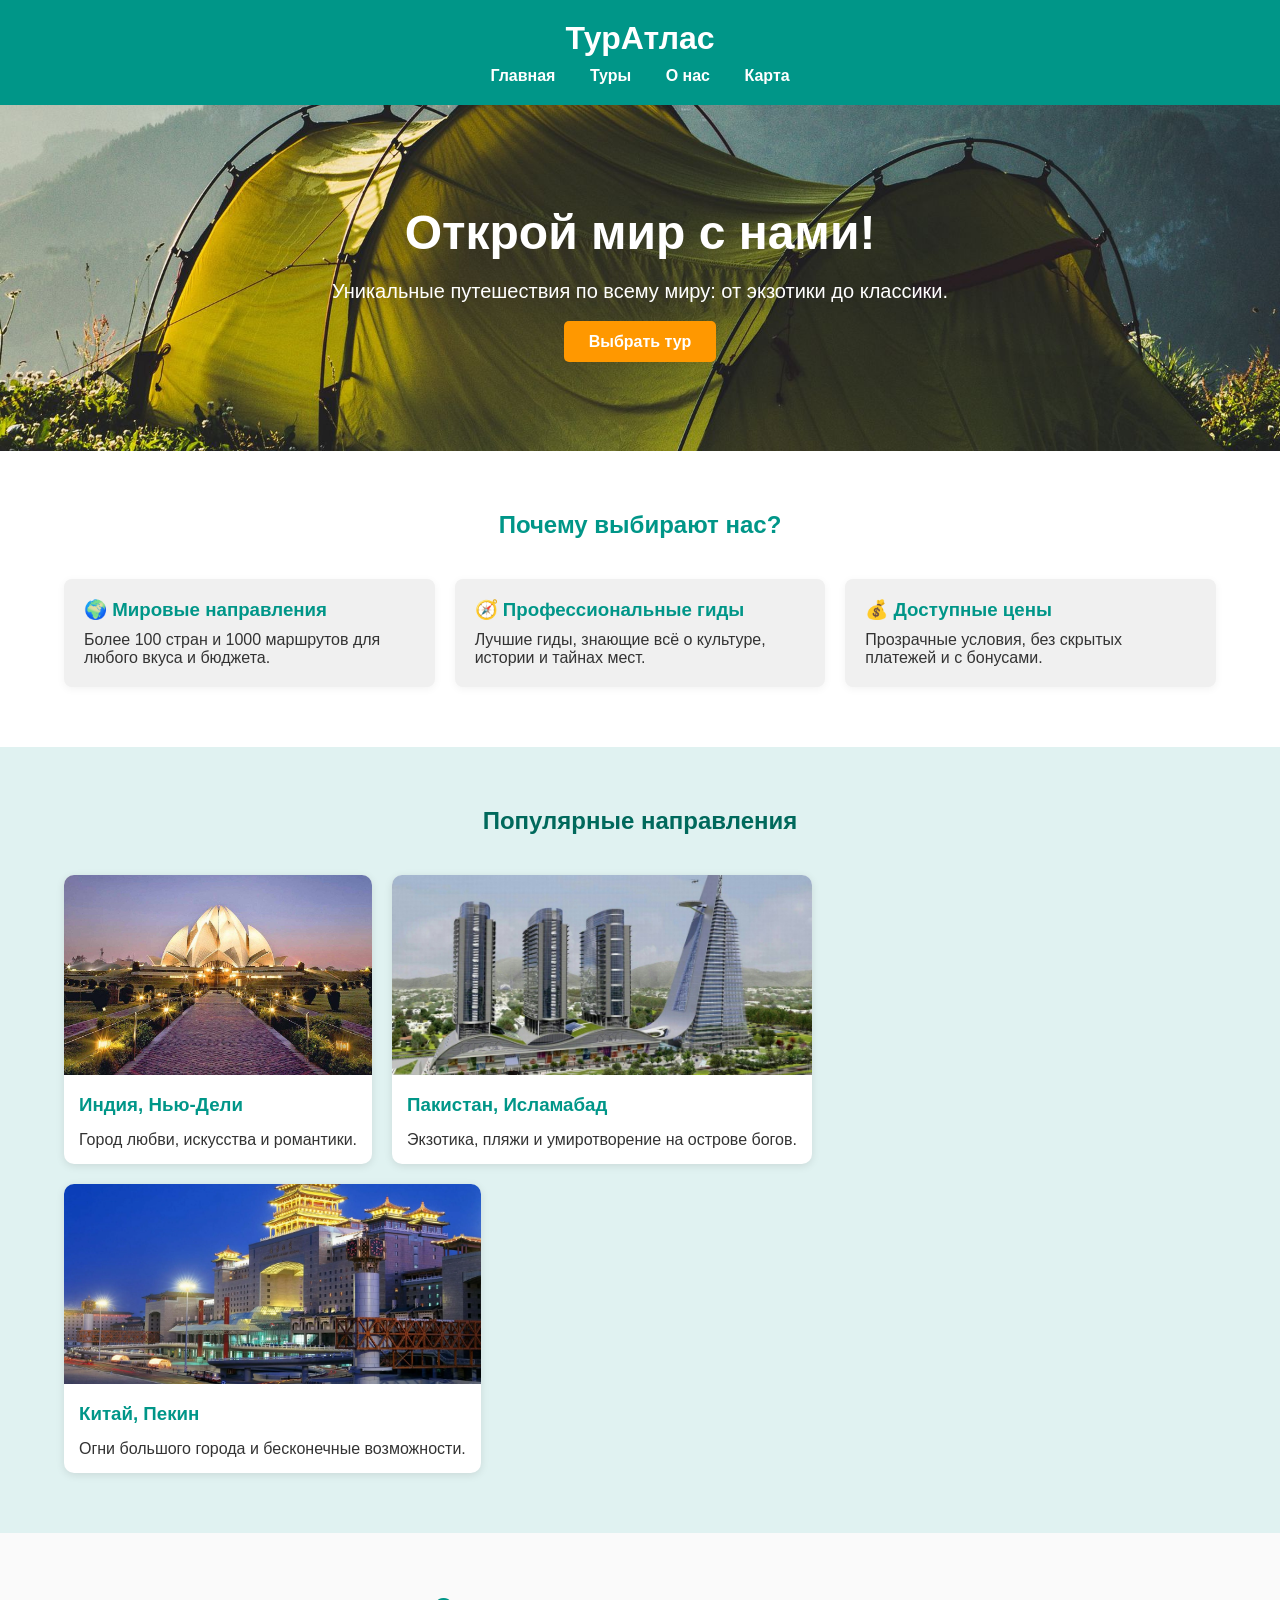
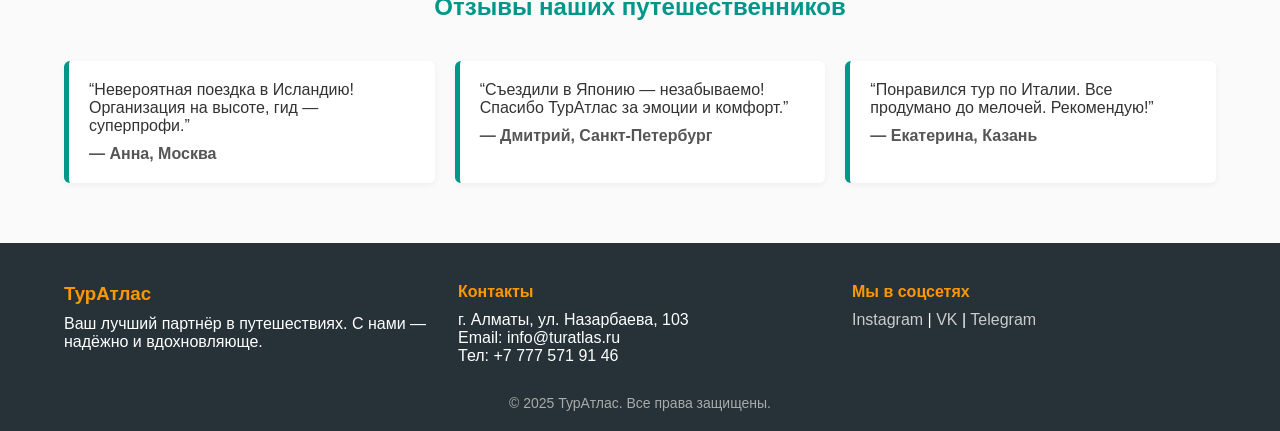
<file: index.html>
<!DOCTYPE html>
<html lang="ru">

<head>
  <meta charset="UTF-8">
  <meta name="viewport" content="width=device-width, initial-scale=1.0">
  <title>ТурАтлас — Твой путеводитель по миру</title>
  <link rel="stylesheet" href="./tur_atlas/1.css">
</head>

<body>
  <header>
    <div class="container">
      <h1>ТурАтлас</h1>
      <nav>
        <a href="#">Главная</a>
        <a href="./tur_atlas/1.html">Туры</a>
        <a href="./tur_atlas/3.html">О нас</a>
        <a href="./tur_atlas/4.html">Карта</a>
      </nav>
    </div>
  </header>
  <section class="hero">
    <div class="container">
      <h2>Открой мир с нами!</h2>
      <p>Уникальные путешествия по всему миру: от экзотики до классики.</p>
      <a href="#" class="btn">Выбрать тур</a>
    </div>
  </section>
  <section class="features">
    <div class="container">
      <h2>Почему выбирают нас?</h2>
      <div class="cards">
        <div class="card">
          <h3>🌍 Мировые направления</h3>
          <p>Более 100 стран и 1000 маршрутов для любого вкуса и бюджета.</p>
        </div>
        <div class="card">
          <h3>🧭 Профессиональные гиды</h3>
          <p>Лучшие гиды, знающие всё о культуре, истории и тайнах мест.</p>
        </div>
        <div class="card">
          <h3>💰 Доступные цены</h3>
          <p>Прозрачные условия, без скрытых платежей и с бонусами.</p>
        </div>
      </div>
    </div>
  </section>

  <section class="popular">
    <div class="container">
      <h2>Популярные направления</h2>
      <div class="grid">
        <a href="./html.code/101.html">
          <div class="dest">
            <img src="./tur_atlas/image/i.webp.jpg" alt="индия">
            <h3>Индия, Нью-Дели</h3>
            <p>Город любви, искусства и романтики.</p>
          </div>
        </a>
        <a href="./html.code/102.html">
          <div class="dest">
            <img src="./tur_atlas/image/fdf2dd687742cce65ef3e09b32c18019.jpg" alt="Бали">
            <h3>Пакистан, Исламабад</h3>
            <p>Экзотика, пляжи и умиротворение на острове богов.</p>
          </div>
        </a>
        <a href="./html.code/103.html">
          <div class="dest">
            <img src="./tur_atlas/image/i.webp" alt="Нью-Йорк">
            <h3>Китай, Пекин</h3>
            <p>Огни большого города и бесконечные возможности.</p>
          </div>
        </a>
      </div>
    </div>
  </section>

  <section class="reviews">
    <div class="container">
      <h2>Отзывы наших путешественников</h2>
      <div class="review-list">
        <div class="review">
          <p>“Невероятная поездка в Исландию! Организация на высоте, гид — суперпрофи.”</p>
          <h4>— Анна, Москва</h4>
        </div>
        <div class="review">
          <p>“Съездили в Японию — незабываемо! Спасибо ТурАтлас за эмоции и комфорт.”</p>
          <h4>— Дмитрий, Санкт-Петербург</h4>
        </div>
        <div class="review">
          <p>“Понравился тур по Италии. Все продумано до мелочей. Рекомендую!”</p>
          <h4>— Екатерина, Казань</h4>
        </div>
      </div>
    </div>
  </section>

  <footer>
    <div class="container footer-content">
      <div>
        <h3>ТурАтлас</h3>
        <p>Ваш лучший партнёр в путешествиях. С нами — надёжно и вдохновляюще.</p>
      </div>
      <div>
        <h4>Контакты</h4>
        <p>г. Алматы, ул. Назарбаева, 103</p>
        <p>Email: info@turatlas.ru</p>
        <p>Тел: +7 777 571 91 46</p>
      </div>
      <div>
        <h4>Мы в соцсетях</h4>
        <p><a href="#">Instagram</a> | <a href="#">VK</a> | <a href="#">Telegram</a></p>
      </div>
    </div>
    <div class="container copyright">
      <p>&copy; 2025 ТурАтлас. Все права защищены.</p>
    </div>
  </footer>
</body>

</html>
</file>
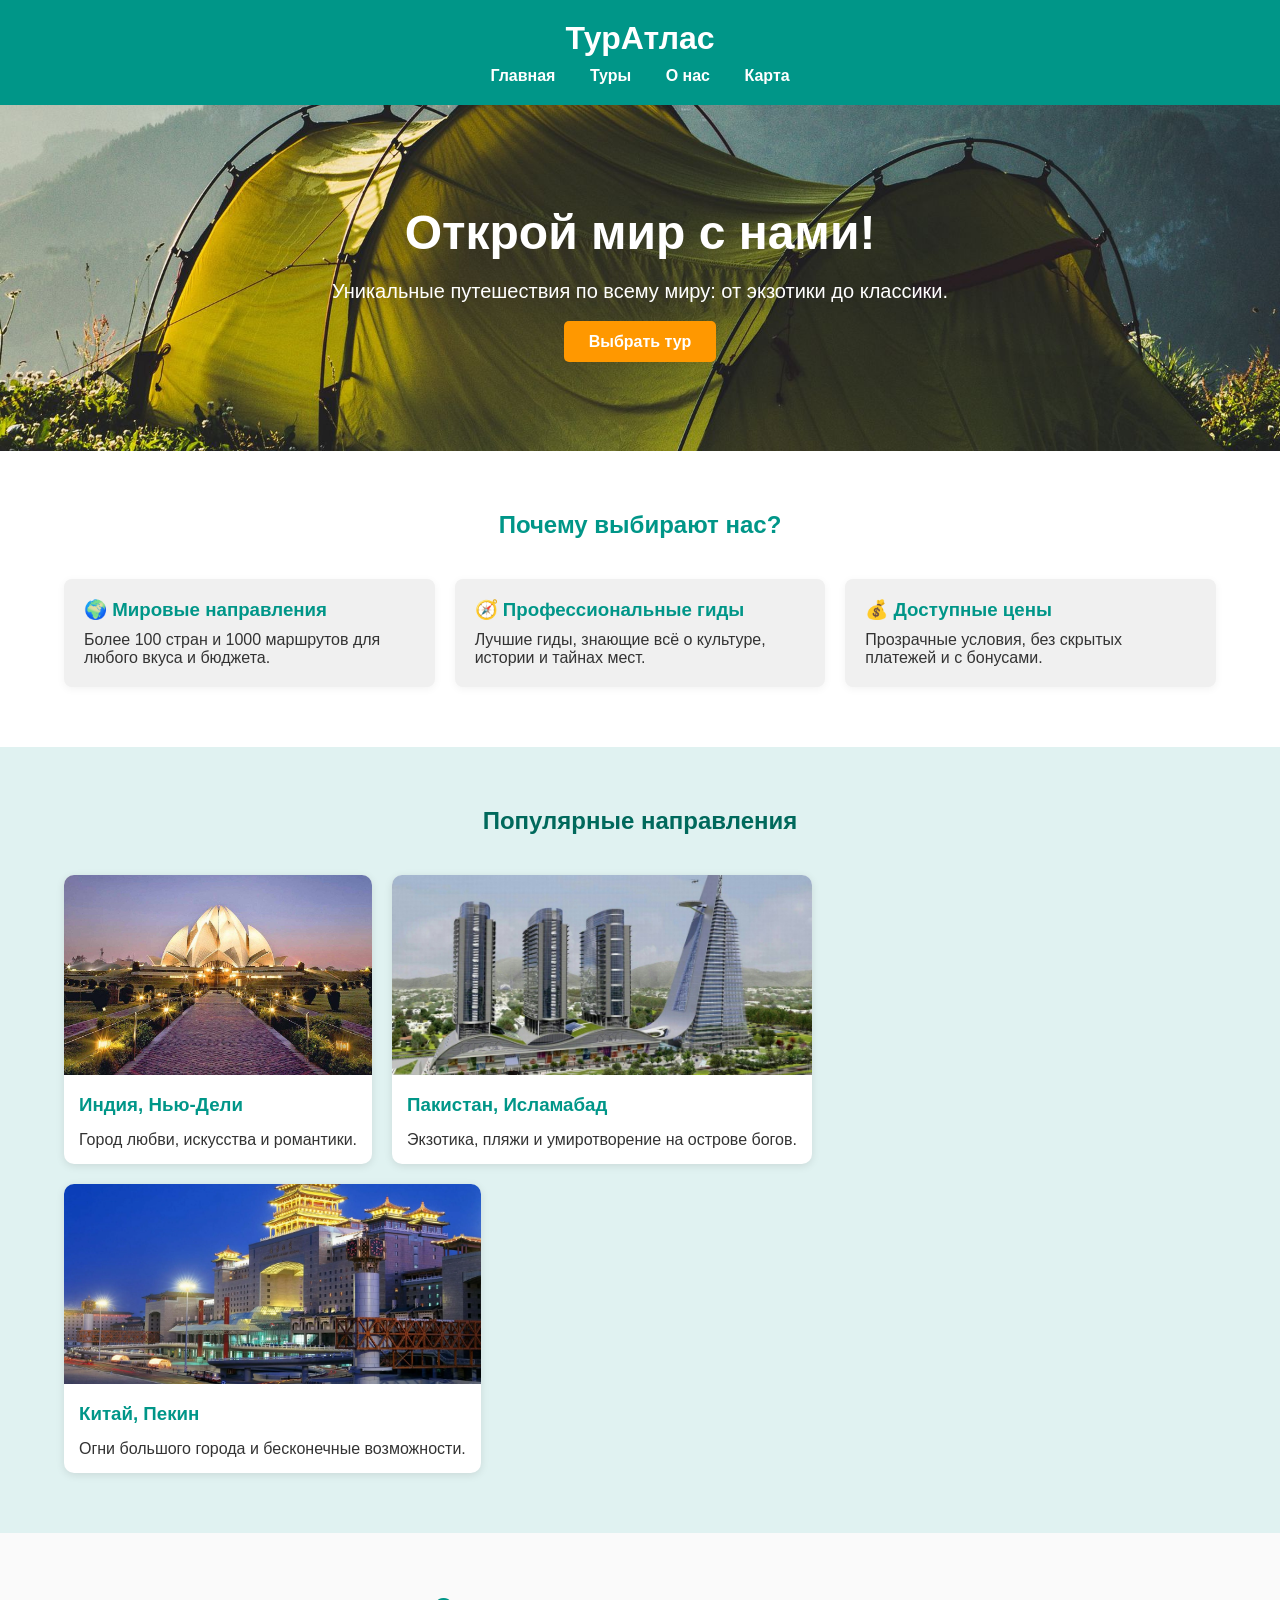
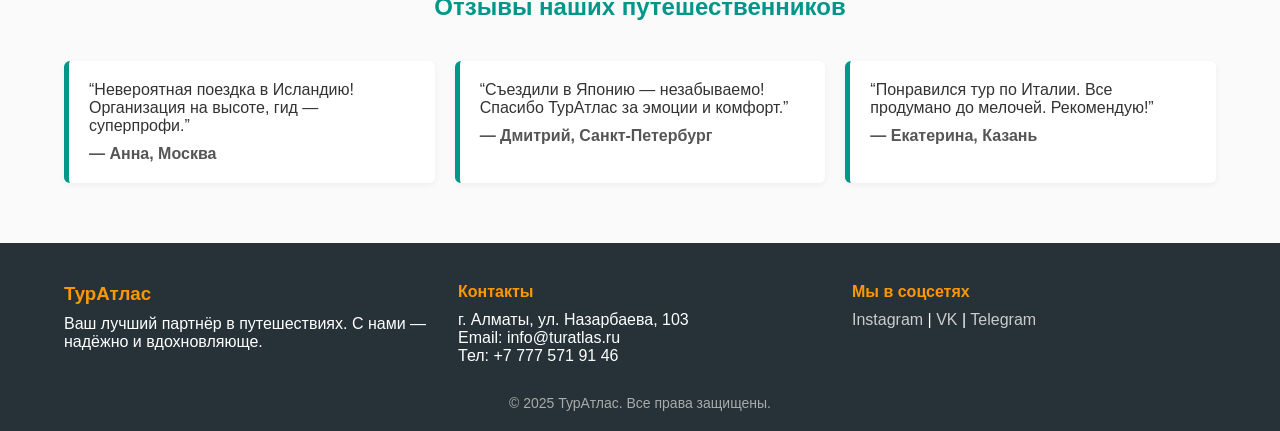
<file: тур атлас/index.html>
<!DOCTYPE html>
<html lang="ru">
<head>
  <meta charset="UTF-8">
  <meta name="viewport" content="width=device-width, initial-scale=1.0">
  <title>ТурАтлас — Твой путеводитель по миру</title>
  <link rel="stylesheet" href="1.css">
</head>
<body>
  <header>
    <div class="container">
      <h1>ТурАтлас</h1>
      <nav>
        <a href="#">Главная</a>
        <a href="1.html">Туры</a>
        <a href="3.html">О нас</a>
        <a href="4.html">Карта</a>
      </nav>
    </div>
  </header>
  <section class="hero">
    <div class="container">
      <h2>Открой мир с нами!</h2>
      <p>Уникальные путешествия по всему миру: от экзотики до классики.</p>
      <a href="#" class="btn">Выбрать тур</a>
    </div>
  </section>
  <section class="features">
    <div class="container">
      <h2>Почему выбирают нас?</h2>
      <div class="cards">
        <div class="card">
          <h3>🌍 Мировые направления</h3>
          <p>Более 100 стран и 1000 маршрутов для любого вкуса и бюджета.</p>
        </div>
        <div class="card">
          <h3>🧭 Профессиональные гиды</h3>
          <p>Лучшие гиды, знающие всё о культуре, истории и тайнах мест.</p>
        </div>
        <div class="card">
          <h3>💰 Доступные цены</h3>
          <p>Прозрачные условия, без скрытых платежей и с бонусами.</p>
        </div>
      </div>
    </div>
  </section>

  <section class="popular">
    <div class="container">
      <h2>Популярные направления</h2>
      <div class="grid">
        <a href="../html.code/101.html">
        <div class="dest">
          <img src="image/i.webp.jpg" alt="индия">
          <h3>Индия, Нью-Дели</h3>
          <p>Город любви, искусства и романтики.</p>
        </div>
      </a>
        <a href="../html.code/102.html">
        <div class="dest">
          <img src="./image/fdf2dd687742cce65ef3e09b32c18019.jpg" alt="Бали">
          <h3>Пакистан, Исламабад</h3>
          <p>Экзотика, пляжи и умиротворение на острове богов.</p>
        </div>
      </a>
        <a href="../html.code/103.html">
        <div class="dest">
          <img src="./image/i.webp" alt="Нью-Йорк">
          <h3>Китай, Пекин</h3>
          <p>Огни большого города и бесконечные возможности.</p>
        </div>
      </a>
      </div>
    </div>
  </section>

  <section class="reviews">
    <div class="container">
      <h2>Отзывы наших путешественников</h2>
      <div class="review-list">
        <div class="review">
          <p>“Невероятная поездка в Исландию! Организация на высоте, гид — суперпрофи.”</p>
          <h4>— Анна, Москва</h4>
        </div>
        <div class="review">
          <p>“Съездили в Японию — незабываемо! Спасибо ТурАтлас за эмоции и комфорт.”</p>
          <h4>— Дмитрий, Санкт-Петербург</h4>
        </div>
        <div class="review">
          <p>“Понравился тур по Италии. Все продумано до мелочей. Рекомендую!”</p>
          <h4>— Екатерина, Казань</h4>
        </div>
      </div>
    </div>
  </section>

  <footer>
    <div class="container footer-content">
      <div>
        <h3>ТурАтлас</h3>
        <p>Ваш лучший партнёр в путешествиях. С нами — надёжно и вдохновляюще.</p>
      </div>
      <div>
        <h4>Контакты</h4>
        <p>г. Алматы, ул. Назарбаева, 103</p>
        <p>Email: info@turatlas.ru</p>
        <p>Тел: +7 777 571 91 46</p>
      </div>
      <div>
        <h4>Мы в соцсетях</h4>
        <p><a href="#">Instagram</a> | <a href="#">VK</a> | <a href="#">Telegram</a></p>
      </div>
    </div>
    <div class="container copyright">
      <p>&copy; 2025 ТурАтлас. Все права защищены.</p>
    </div>
  </footer>
</body>
</html>
</file>
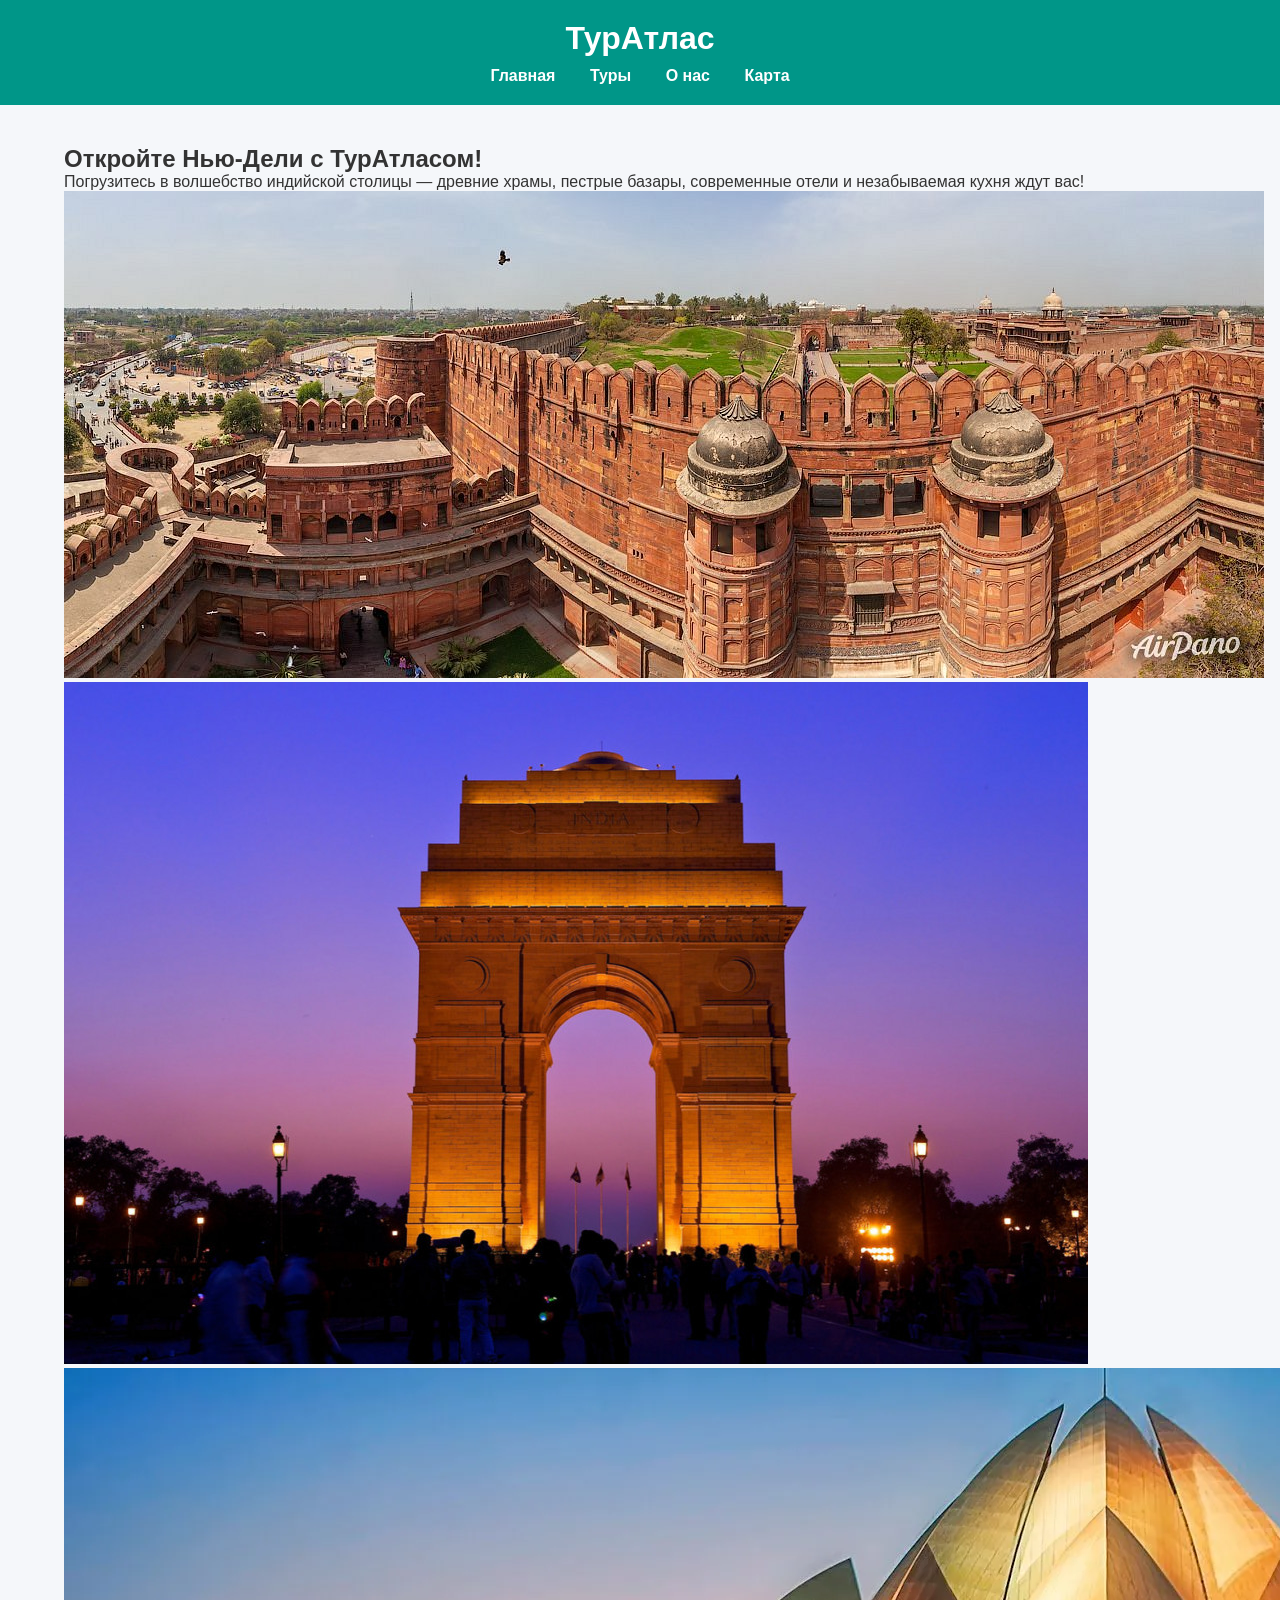
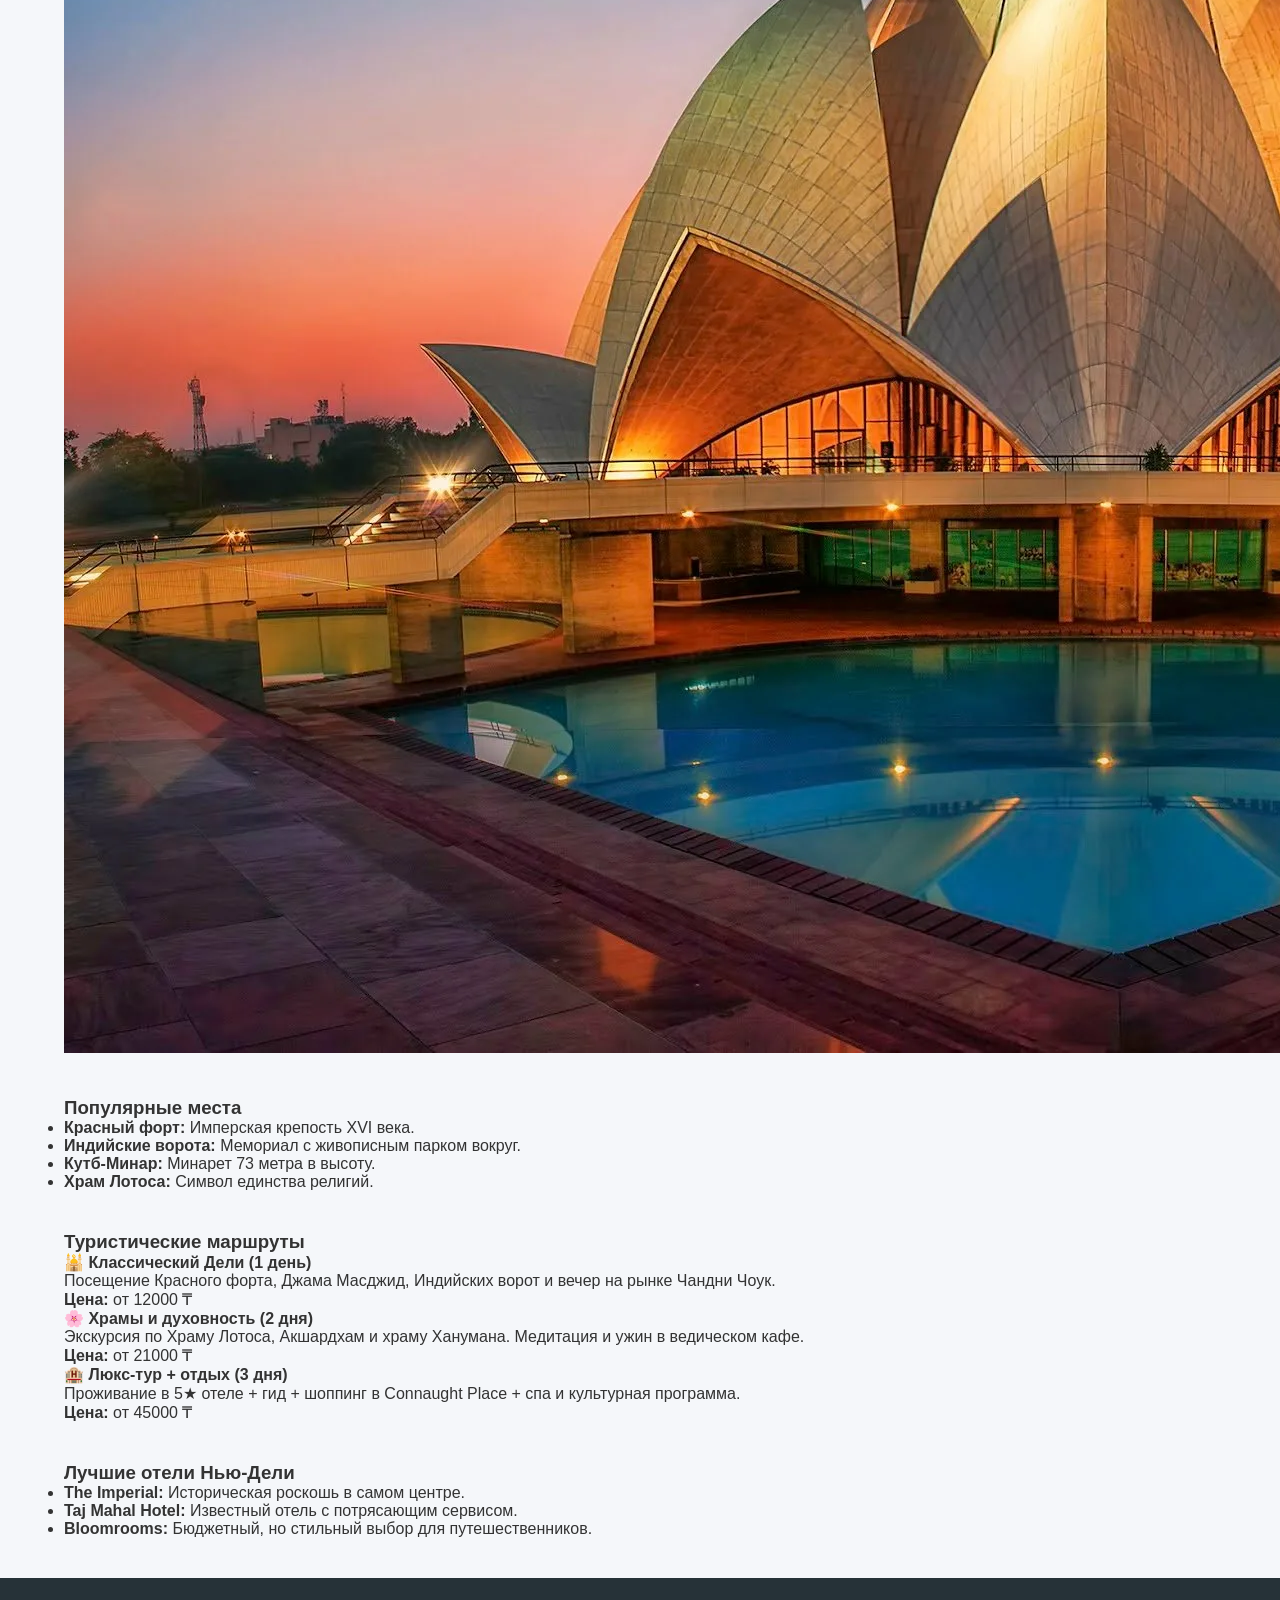
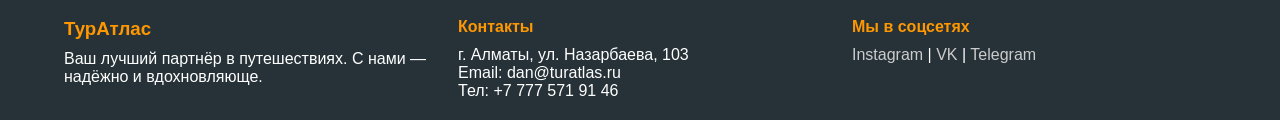
<file: html.code/101.html>
<!DOCTYPE html>
<html lang="en">

<head>
  <meta charset="UTF-8">
  <meta name="viewport" content="width=device-width, initial-scale=1.0">
  <title>Document</title>
  <link rel="stylesheet" href="../tur_atlas/1.css">
</head>

<body>
  <header>
    <div class="container">
      <h1>ТурАтлас</h1>
      <nav>
        <a href="../index.html">Главная</a>
        <a href="../tur_atlas/1.html">Туры</a>
        <a href="../tur_atlas/3.html">О нас</a>
        <a href="../tur_atlas/4.html">Карта</a>
      </nav>
    </div>
  </header>
  <main>
    <div class="container" style="padding: 40px 0;">
      <h2>Откройте Нью-Дели с ТурАтласом!</h2>
      <p>Погрузитесь в волшебство индийской столицы — древние храмы, пестрые базары, современные отели и незабываемая
        кухня ждут вас!</p>

      <section class="image-grid">
        <img src="./1.image/101.img/agra-fort.jpg" alt="Красный форт" />
        <img src="./1.image/101.img/s1200-3-1024x682.jpg" alt="Индийские ворота" />
        <img src="./1.image/101.img/i.webp" alt="Храм Лотоса" />
      </section>

      <section style="margin-top: 40px;">
        <h3>Популярные места</h3>
        <ul>
          <li><strong>Красный форт:</strong> Имперская крепость XVI века.</li>
          <li><strong>Индийские ворота:</strong> Мемориал с живописным парком вокруг.</li>
          <li><strong>Кутб-Минар:</strong> Минарет 73 метра в высоту.</li>
          <li><strong>Храм Лотоса:</strong> Символ единства религий.</li>
        </ul>
      </section>

      <section style="margin-top: 40px;">
        <h3>Туристические маршруты</h3>
        <div class="tours">
          <div class="tour-card">
            <h4>🕌 Классический Дели (1 день)</h4>
            <p>Посещение Красного форта, Джама Масджид, Индийских ворот и вечер на рынке Чандни Чоук.</p>
            <p><strong>Цена:</strong> от 12000 ₸</p>
          </div>
          <div class="tour-card">
            <h4>🌸 Храмы и духовность (2 дня)</h4>
            <p>Экскурсия по Храму Лотоса, Акшардхам и храму Ханумана. Медитация и ужин в ведическом кафе.</p>
            <p><strong>Цена:</strong> от 21000 ₸</p>
          </div>
          <div class="tour-card">
            <h4>🏨 Люкс-тур + отдых (3 дня)</h4>
            <p>Проживание в 5★ отеле + гид + шоппинг в Connaught Place + спа и культурная программа.</p>
            <p><strong>Цена:</strong> от 45000 ₸</p>
          </div>
        </div>
      </section>

      <section style="margin-top: 40px;">
        <h3>Лучшие отели Нью-Дели</h3>
        <ul>
          <li><strong>The Imperial:</strong> Историческая роскошь в самом центре.</li>
          <li><strong>Taj Mahal Hotel:</strong> Известный отель с потрясающим сервисом.</li>
          <li><strong>Bloomrooms:</strong> Бюджетный, но стильный выбор для путешественников.</li>
        </ul>
      </section>
    </div>
  </main>

  <footer>
    <div class="container footer-content">
      <div>
        <h3>ТурАтлас</h3>
        <p>Ваш лучший партнёр в путешествиях. С нами — надёжно и вдохновляюще.</p>
      </div>
      <div>
        <h4>Контакты</h4>
        <p>г. Алматы, ул. Назарбаева, 103</p>
        <p>Email: dan@turatlas.ru</p>
        <p>Тел: +7 777 571 91 46</p>
      </div>
      <div>
        <h4>Мы в соцсетях</h4>
        <p><a href="#">Instagram</a> | <a href="#">VK</a> | <a href="#">Telegram</a></p>
      </div>
    </div>
  </footer>
</body>

</html>
</file>
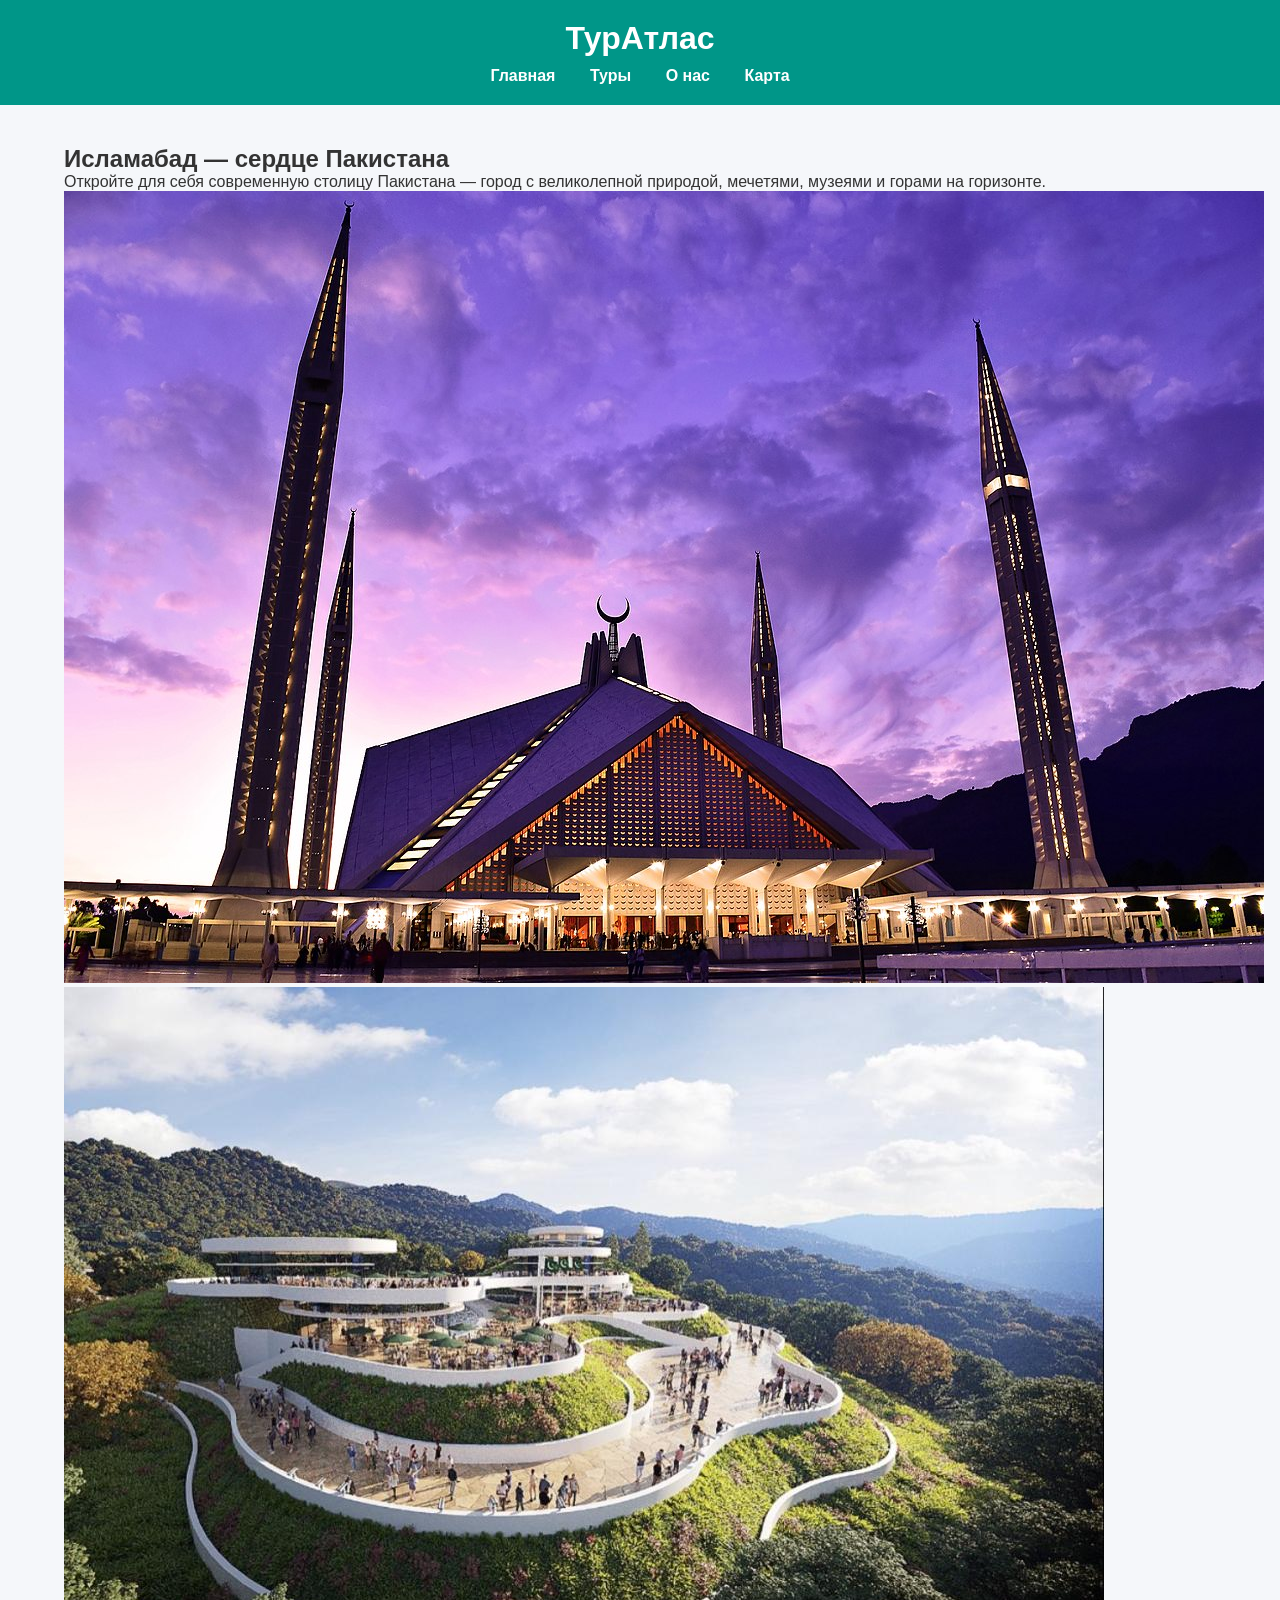
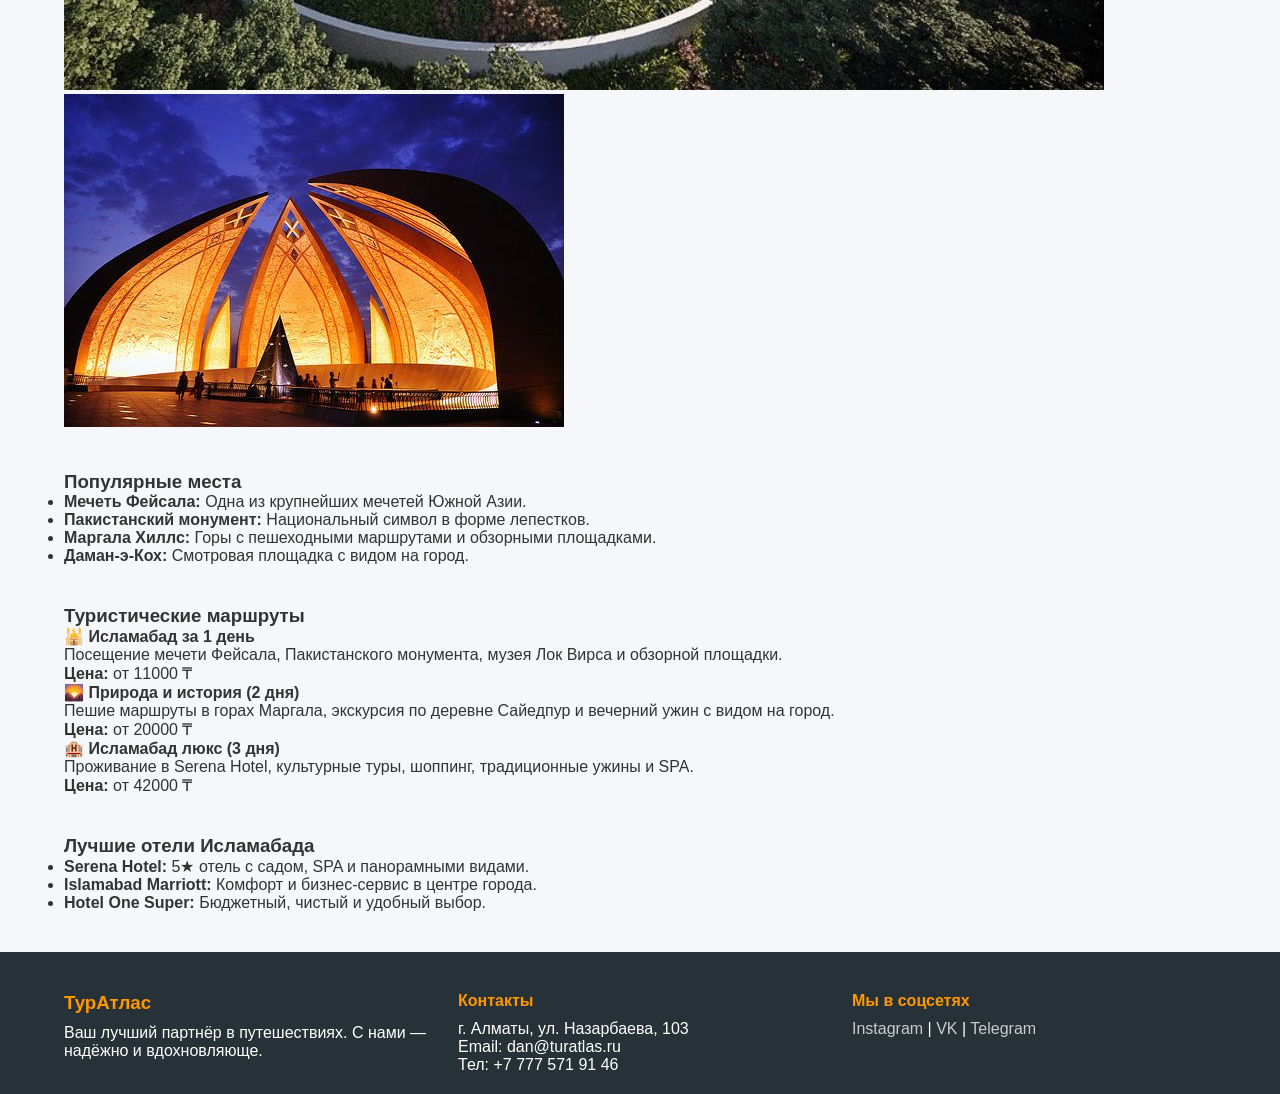
<file: html.code/102.html>
<!DOCTYPE html>
<html lang="ru">

<head>
  <meta charset="UTF-8" />
  <meta name="viewport" content="width=device-width, initial-scale=1.0" />
  <title>ТурАтлас — Исламабад</title>
  <link rel="stylesheet" href="../tur_atlas/1.css" />
</head>

<body>
  <header>
    <div class="container">
      <h1>ТурАтлас</h1>
      <nav>
        <a href="index.html">Главная</a>
        <a href="../tur_atlas/1.html">Туры</a>
        <a href="../tur_atlas/3.html">О нас</a>
        <a href="../tur_atlas/4.html">Карта</a>
      </nav>
    </div>
  </header>

  <main>
    <div class="container" style="padding: 40px 0;">
      <h2>Исламабад — сердце Пакистана</h2>
      <p>Откройте для себя современную столицу Пакистана — город с великолепной природой, мечетями, музеями и горами на
        горизонте.</p>

      <section class="image-grid">
        <img src="./1.image/102.img/Ali_Mujtaba_WLM2015_FAISAL_MOSQUE_02.jpg" alt="Мечеть Фейсала" />
        <img src="./1.image/102.img/interesting-plan-to-turn-daman-e-koh-into-a-heaven.jpeg" alt="Даман-э-Кох" />
        <img src="./1.image/102.img/2f1a212d563663867c641ddb65093958.jpg" alt="Пакистанский монумент" />
      </section>

      <section style="margin-top: 40px;">
        <h3>Популярные места</h3>
        <ul>
          <li><strong>Мечеть Фейсала:</strong> Одна из крупнейших мечетей Южной Азии.</li>
          <li><strong>Пакистанский монумент:</strong> Национальный символ в форме лепестков.</li>
          <li><strong>Маргала Хиллс:</strong> Горы с пешеходными маршрутами и обзорными площадками.</li>
          <li><strong>Даман-э-Кох:</strong> Смотровая площадка с видом на город.</li>
        </ul>
      </section>

      <section style="margin-top: 40px;">
        <h3>Туристические маршруты</h3>
        <div class="tours">
          <div class="tour-card">
            <h4>🕌 Исламабад за 1 день</h4>
            <p>Посещение мечети Фейсала, Пакистанского монумента, музея Лок Вирса и обзорной площадки.</p>
            <p><strong>Цена:</strong> от 11000 ₸</p>
          </div>
          <div class="tour-card">
            <h4>🌄 Природа и история (2 дня)</h4>
            <p>Пешие маршруты в горах Маргала, экскурсия по деревне Сайедпур и вечерний ужин с видом на город.</p>
            <p><strong>Цена:</strong> от 20000 ₸</p>
          </div>
          <div class="tour-card">
            <h4>🏨 Исламабад люкс (3 дня)</h4>
            <p>Проживание в Serena Hotel, культурные туры, шоппинг, традиционные ужины и SPA.</p>
            <p><strong>Цена:</strong> от 42000 ₸</p>
          </div>
        </div>
      </section>

      <section style="margin-top: 40px;">
        <h3>Лучшие отели Исламабада</h3>
        <ul>
          <li><strong>Serena Hotel:</strong> 5★ отель с садом, SPA и панорамными видами.</li>
          <li><strong>Islamabad Marriott:</strong> Комфорт и бизнес-сервис в центре города.</li>
          <li><strong>Hotel One Super:</strong> Бюджетный, чистый и удобный выбор.</li>
        </ul>
      </section>
    </div>
  </main>

  <footer>
    <div class="container footer-content">
      <div>
        <h3>ТурАтлас</h3>
        <p>Ваш лучший партнёр в путешествиях. С нами — надёжно и вдохновляюще.</p>
      </div>
      <div>
        <h4>Контакты</h4>
        <p>г. Алматы, ул. Назарбаева, 103</p>
        <p>Email: dan@turatlas.ru</p>
        <p>Тел: +7 777 571 91 46</p>
      </div>
      <div>
        <h4>Мы в соцсетях</h4>
        <p><a href="#">Instagram</a> | <a href="#">VK</a> | <a href="#">Telegram</a></p>
      </div>
    </div>
  </footer>
</body>

</html>
</file>
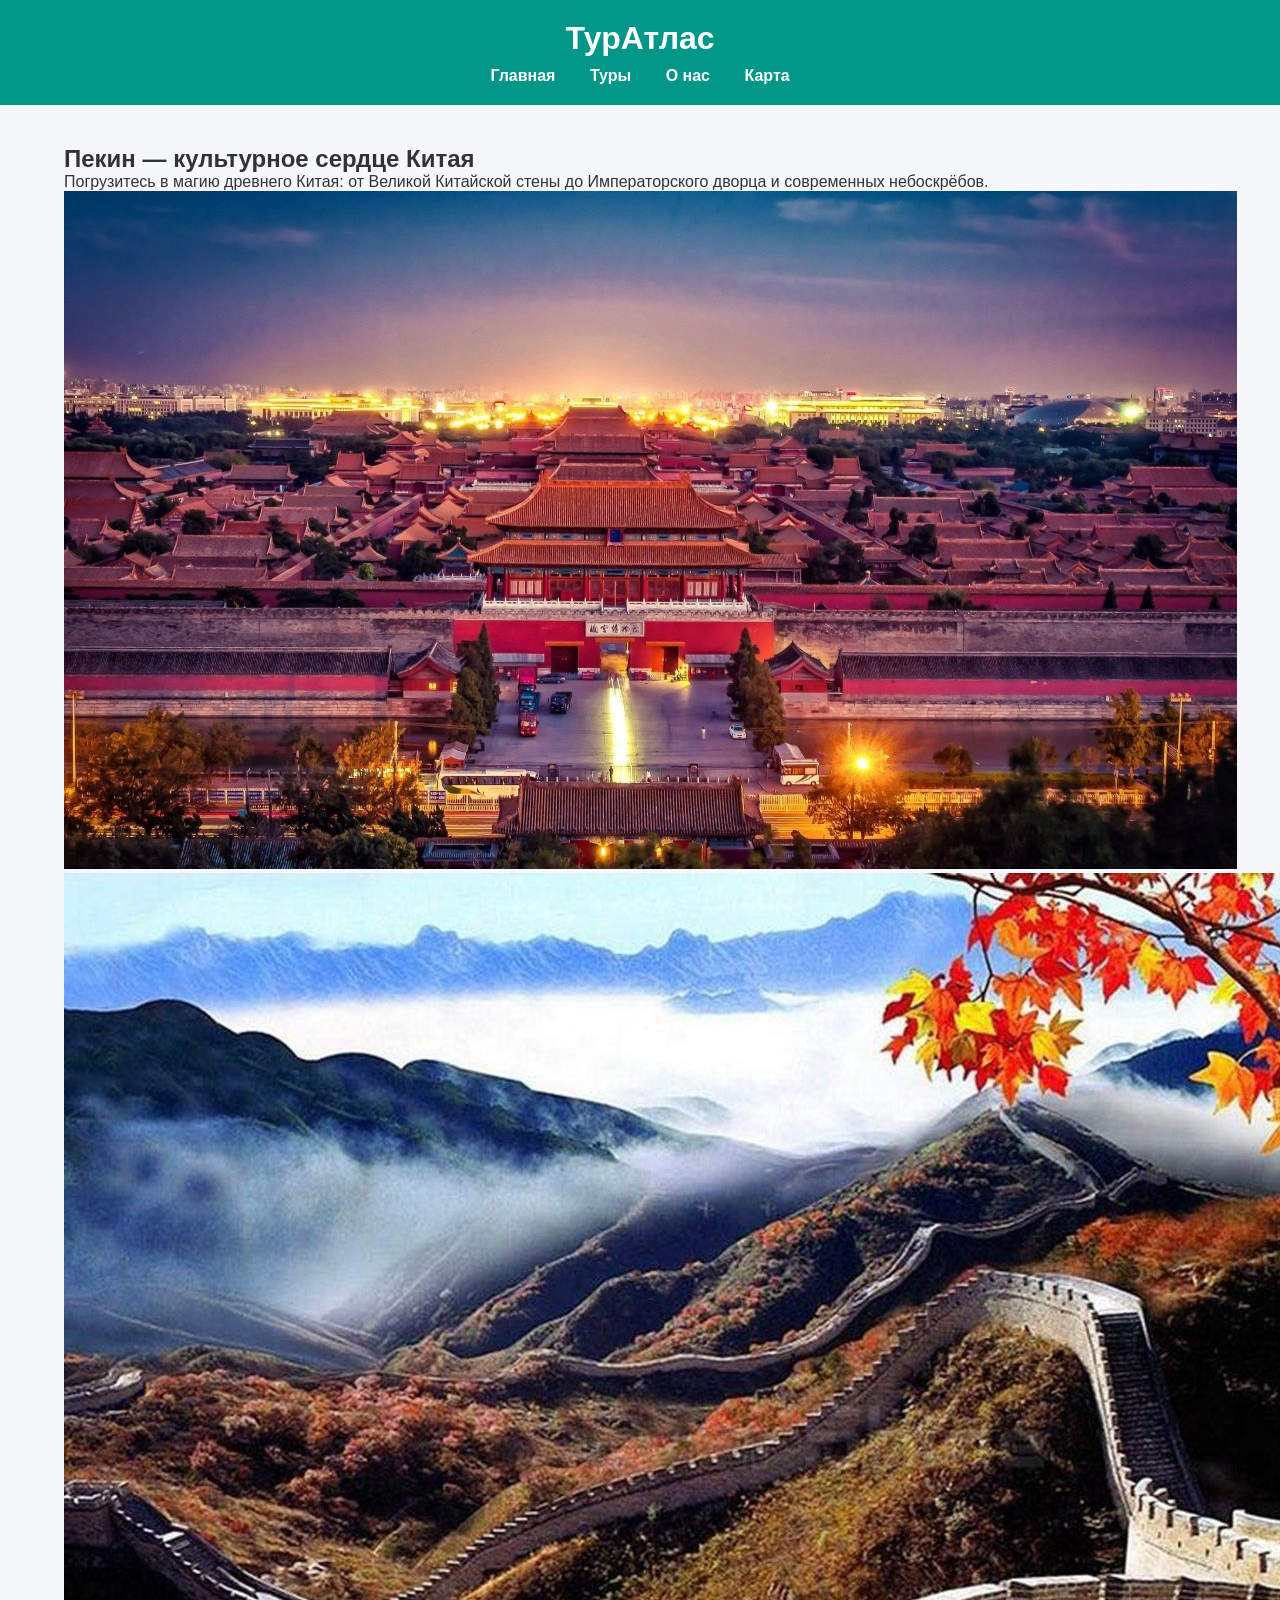
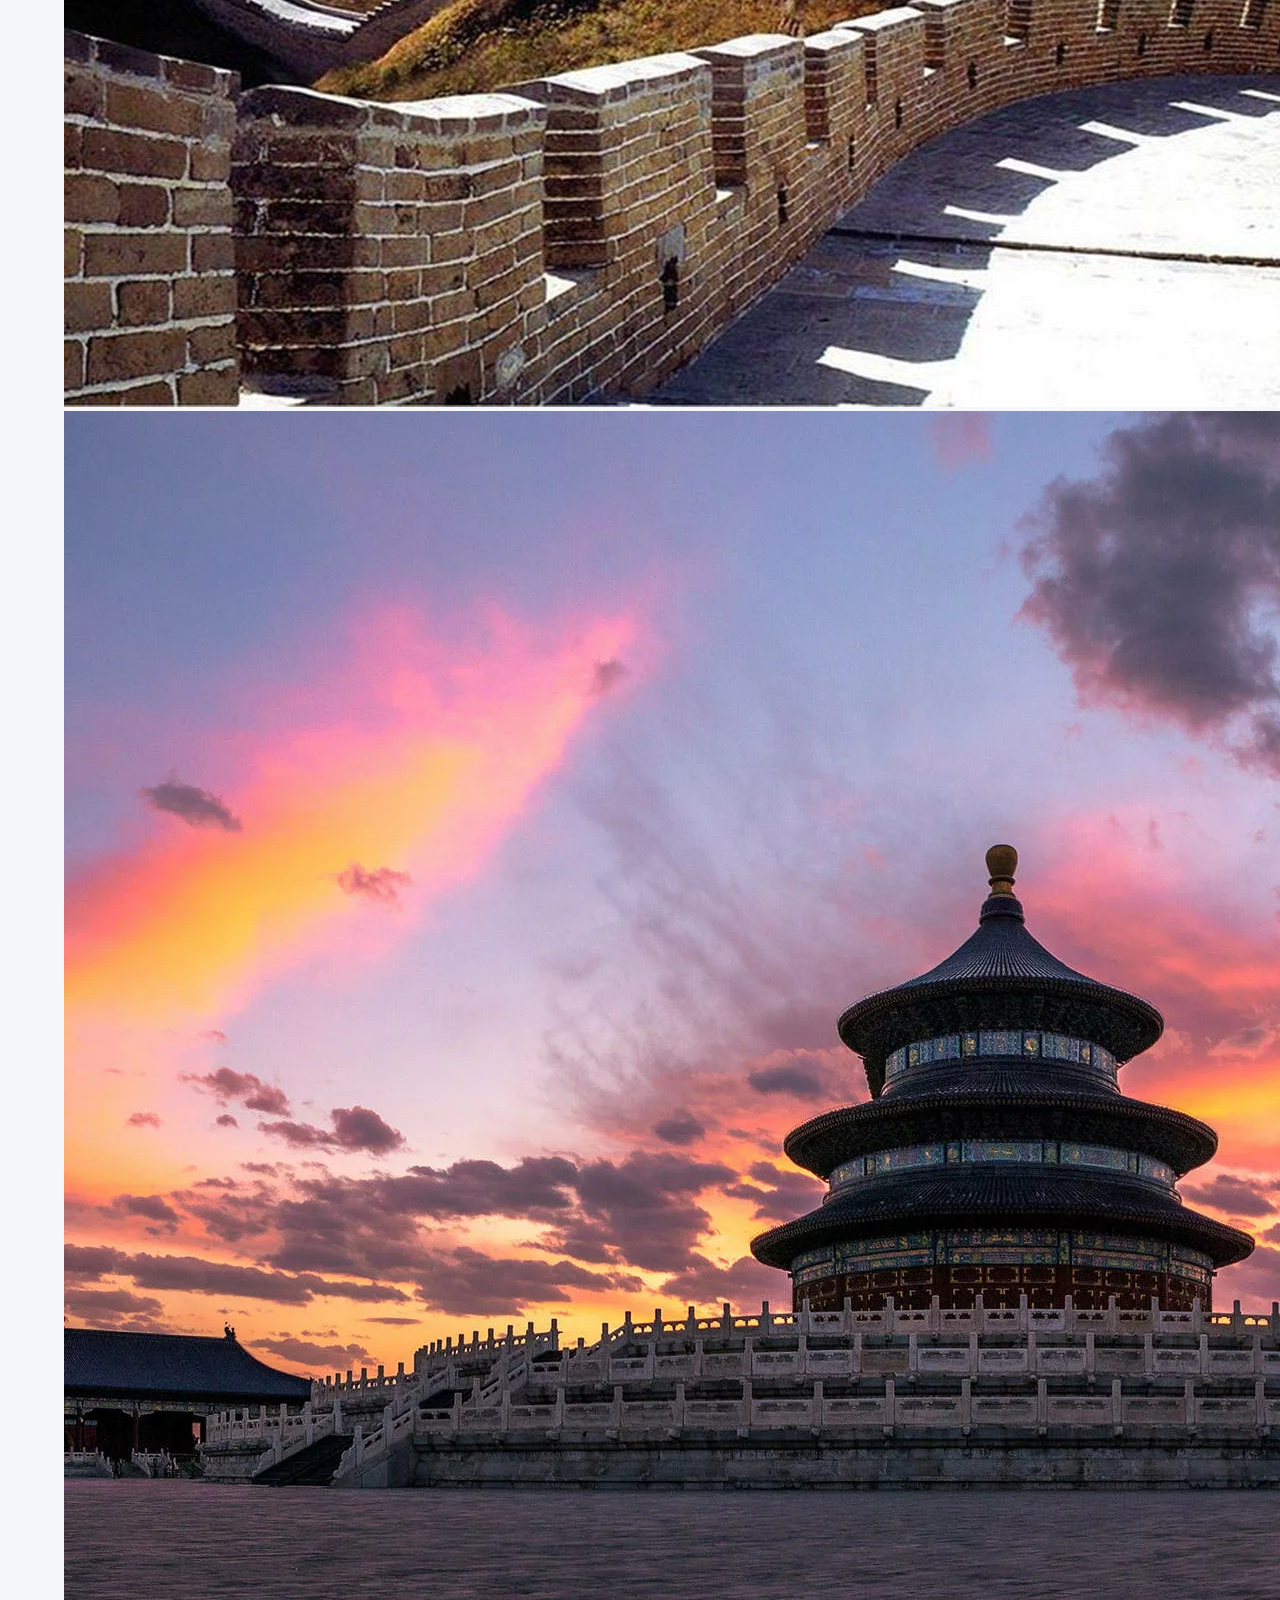
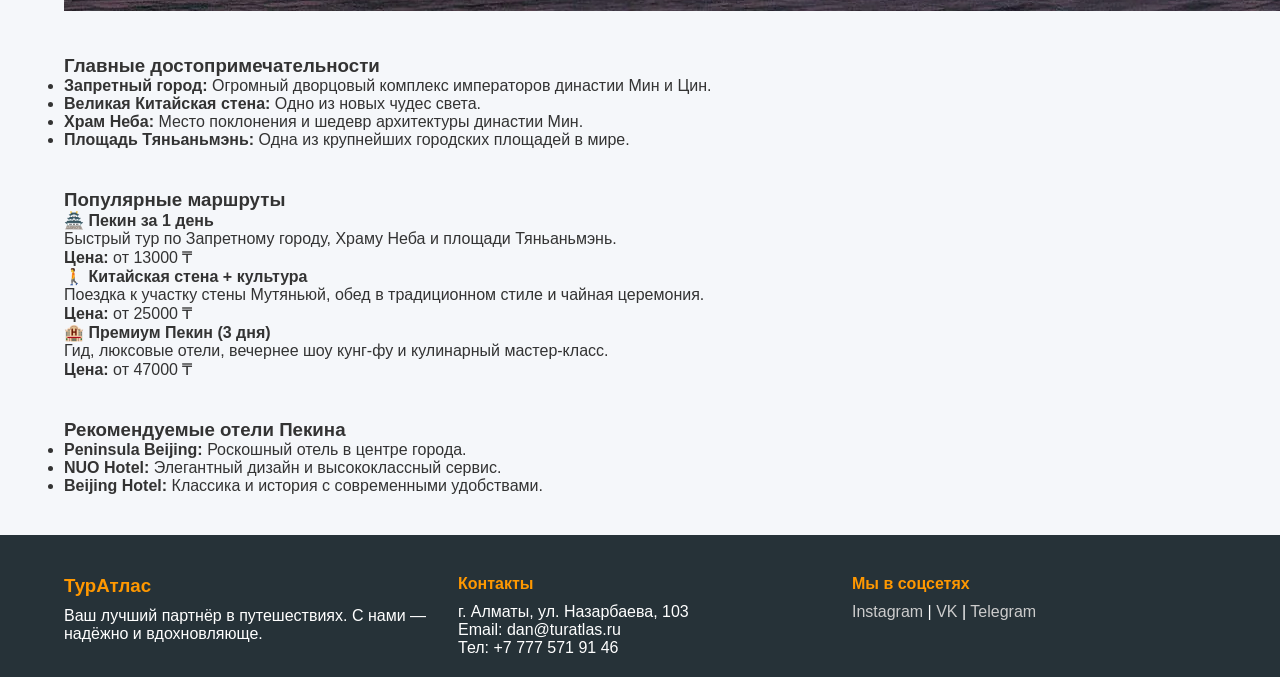
<file: html.code/103.html>
<!DOCTYPE html>
<html lang="ru">

<head>
  <meta charset="UTF-8" />
  <meta name="viewport" content="width=device-width, initial-scale=1.0" />
  <title>ТурАтлас — Пекин</title>
  <link rel="stylesheet" href="../tur_atlas/1.css" />
</head>

<body>
  <header>
    <div class="container">
      <h1>ТурАтлас</h1>
      <nav>
        <a href="../index.html">Главная</a>
        <a href="../tur_atlas/1.html">Туры</a>
        <a href="../tur_atlas/3.html">О нас</a>
        <a href="../tur_atlas/4.html">Карта</a>
      </nav>
    </div>
  </header>

  <main>
    <div class="container" style="padding: 40px 0;">
      <h2>Пекин — культурное сердце Китая</h2>
      <p>Погрузитесь в магию древнего Китая: от Великой Китайской стены до Императорского дворца и современных
        небоскрёбов.</p>

      <section class="image-grid">
        <img src="./1.image/103.img/scale_1200.jpeg" alt="Запретный город" />
        <img src="./1.image/103.img/38c981598caa5a1c7fa79d35bfb851cb.jpg" alt="Великая Китайская стена" />
        <img src="./1.image/103.img/i.webp" alt="Храм Неба" />
      </section>

      <section style="margin-top: 40px;">
        <h3>Главные достопримечательности</h3>
        <ul>
          <li><strong>Запретный город:</strong> Огромный дворцовый комплекс императоров династии Мин и Цин.</li>
          <li><strong>Великая Китайская стена:</strong> Одно из новых чудес света.</li>
          <li><strong>Храм Неба:</strong> Место поклонения и шедевр архитектуры династии Мин.</li>
          <li><strong>Площадь Тяньаньмэнь:</strong> Одна из крупнейших городских площадей в мире.</li>
        </ul>
      </section>

      <section style="margin-top: 40px;">
        <h3>Популярные маршруты</h3>
        <div class="tours">
          <div class="tour-card">
            <h4>🏯 Пекин за 1 день</h4>
            <p>Быстрый тур по Запретному городу, Храму Неба и площади Тяньаньмэнь.</p>
            <p><strong>Цена:</strong> от 13000 ₸</p>
          </div>
          <div class="tour-card">
            <h4>🚶 Китайская стена + культура</h4>
            <p>Поездка к участку стены Мутяньюй, обед в традиционном стиле и чайная церемония.</p>
            <p><strong>Цена:</strong> от 25000 ₸</p>
          </div>
          <div class="tour-card">
            <h4>🏨 Премиум Пекин (3 дня)</h4>
            <p>Гид, люксовые отели, вечернее шоу кунг-фу и кулинарный мастер-класс.</p>
            <p><strong>Цена:</strong> от 47000 ₸</p>
          </div>
        </div>
      </section>

      <section style="margin-top: 40px;">
        <h3>Рекомендуемые отели Пекина</h3>
        <ul>
          <li><strong>Peninsula Beijing:</strong> Роскошный отель в центре города.</li>
          <li><strong>NUO Hotel:</strong> Элегантный дизайн и высококлассный сервис.</li>
          <li><strong>Beijing Hotel:</strong> Классика и история с современными удобствами.</li>
        </ul>
      </section>
    </div>
  </main>

  <footer>
    <div class="container footer-content">
      <div>
        <h3>ТурАтлас</h3>
        <p>Ваш лучший партнёр в путешествиях. С нами — надёжно и вдохновляюще.</p>
      </div>
      <div>
        <h4>Контакты</h4>
        <p>г. Алматы, ул. Назарбаева, 103</p>
        <p>Email: dan@turatlas.ru</p>
        <p>Тел: +7 777 571 91 46</p>
      </div>
      <div>
        <h4>Мы в соцсетях</h4>
        <p><a href="#">Instagram</a> | <a href="#">VK</a> | <a href="#">Telegram</a></p>
      </div>
    </div>
  </footer>
</body>

</html>
</file>
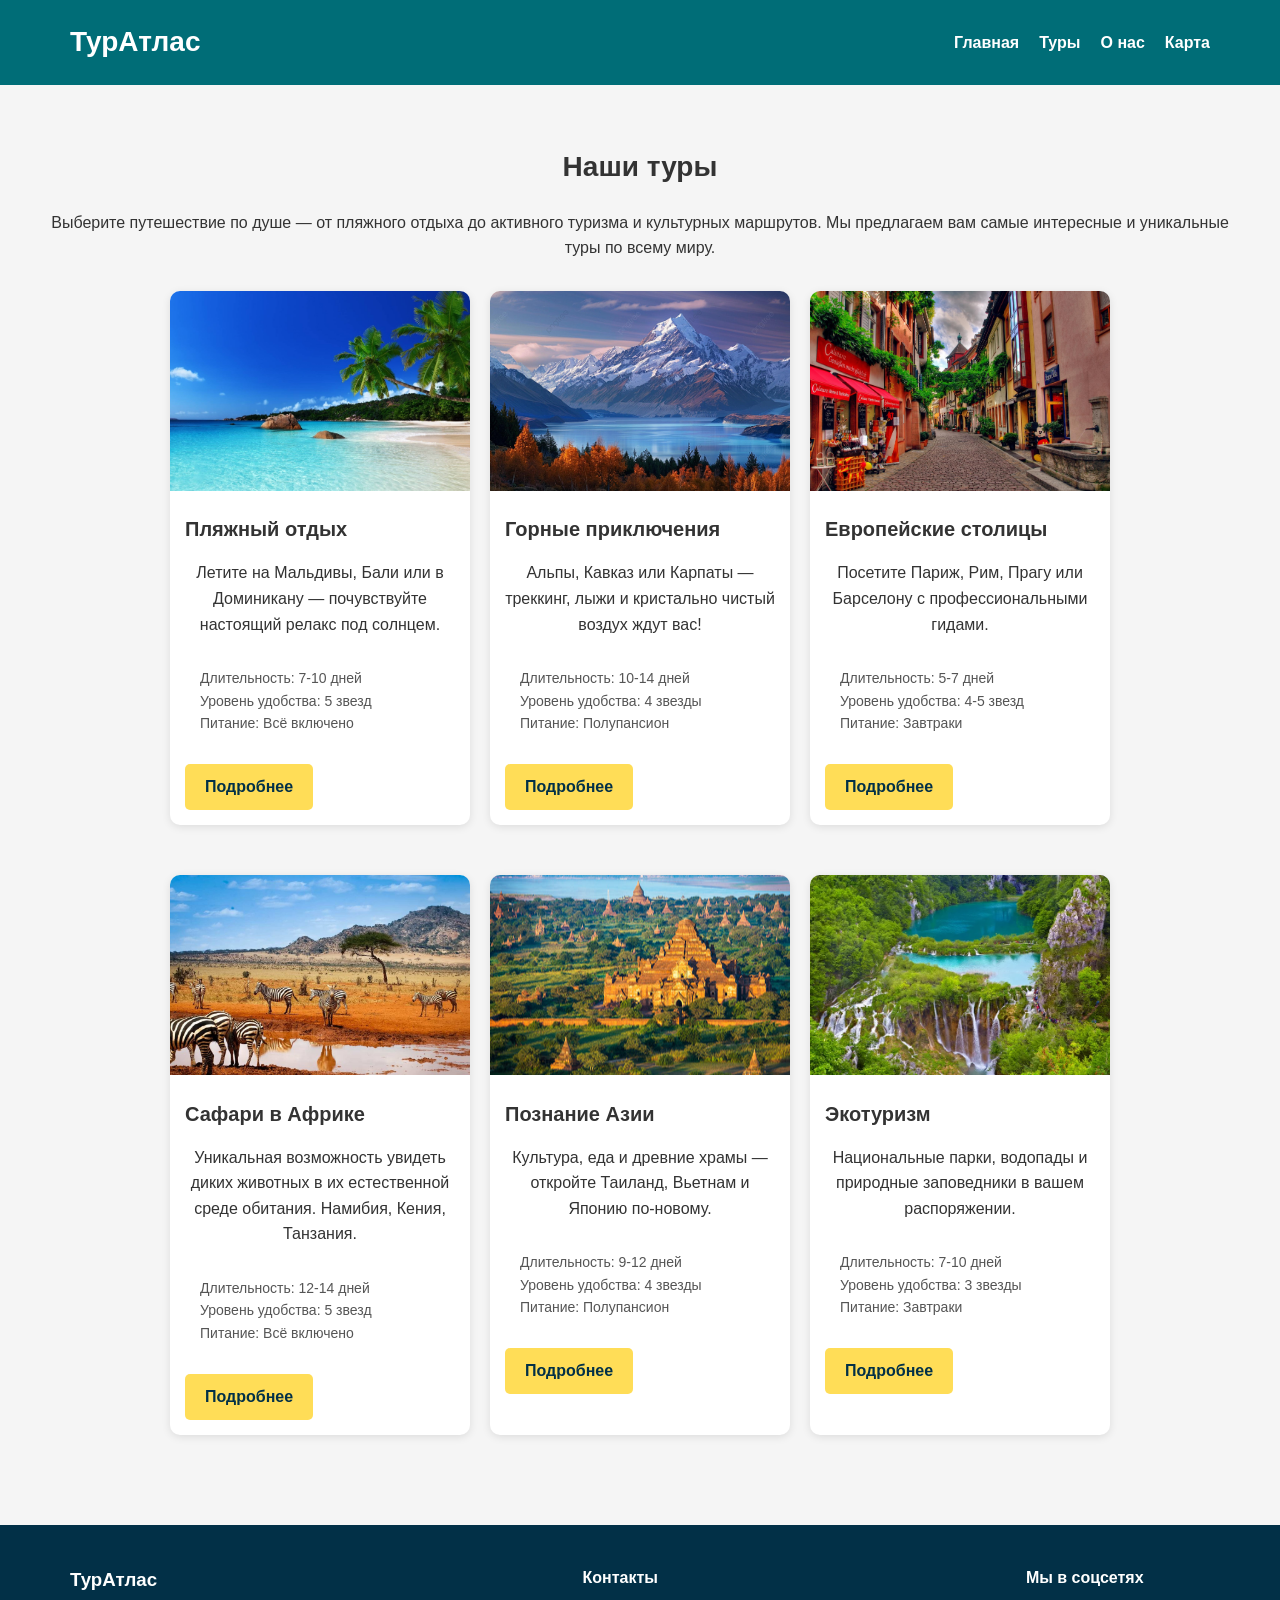
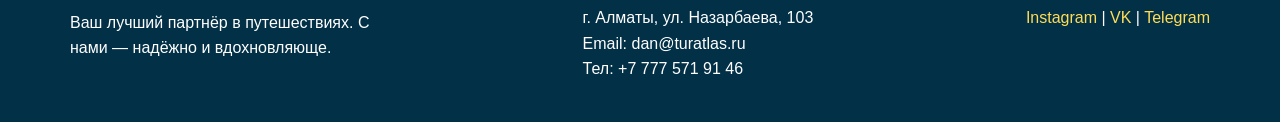
<file: tur_atlas/1.html>
<!DOCTYPE html>
<html lang="ru">
<head>
  <meta charset="UTF-8">
  <meta name="viewport" content="width=device-width, initial-scale=1.0"/>
  <title>Туры | ТурАтлас</title>
  <link rel="stylesheet" href="./2.css">
</head>
<body>
  <header>
    <div class="container">
      <h1>ТурАтлас</h1>
      <nav>
        <a href="../index.html">Главная</a>
        <a href="./1.html">Туры</a>
        <a href="./3.html">О нас</a>
        <a href="./4.html">Карта</a>
      </nav>
    </div>
  </header>

  <section class="container" style="padding: 60px 0;">
    <h2>Наши туры</h2>
    <p>Выберите путешествие по душе — от пляжного отдыха до активного туризма и культурных маршрутов. Мы предлагаем вам самые интересные и уникальные туры по всему миру.</p>

    <div class="grid">
      <div class="dest">
        <img src="./image/tur.image/fonstola.ru_197735.jpg" alt="Пляжный отдых">
        <h4>Пляжный отдых</h4>
        <p>Летите на Мальдивы, Бали или в Доминикану — почувствуйте настоящий релакс под солнцем.</p>
        <ul>
          <li>Длительность: 7-10 дней</li>
          <li>Уровень удобства: 5 звезд</li>
          <li>Питание: Всё включено</li>
        </ul>
        <a href="#" class="btn">Подробнее</a>
      </div>
      <div class="dest">
        <img src="./image/tur.image/pngtree-rugged-mountain-top-scenery-peak-breathtaking-view-from-the-summit-terrain-image_16359856.jpg" alt="Горный тур">
        <h4>Горные приключения</h4>
        <p>Альпы, Кавказ или Карпаты — треккинг, лыжи и кристально чистый воздух ждут вас!</p>
        <ul>
          <li>Длительность: 10-14 дней</li>
          <li>Уровень удобства: 4 звезды</li>
          <li>Питание: Полупансион</li>
        </ul>
        <a href="#" class="btn">Подробнее</a>
      </div>
      <div class="dest">
        <img src="./image/tur.image/824976243.jpg" alt="Городские туры">
        <h4>Европейские столицы</h4>
        <p>Посетите Париж, Рим, Прагу или Барселону с профессиональными гидами.</p>
        <ul>
          <li>Длительность: 5-7 дней</li>
          <li>Уровень удобства: 4-5 звезд</li>
          <li>Питание: Завтраки</li>
        </ul>
        <a href="#" class="btn">Подробнее</a>
      </div>
      <div class="dest">
        <img src="./image/tur.image/Сафари-в-Африке-что-необходимо-знать-неопытному-туристу-1024x640.jpg" alt="Сафари">
        <h4>Сафари в Африке</h4>
        <p>Уникальная возможность увидеть диких животных в их естественной среде обитания. Намибия, Кения, Танзания.</p>
        <ul>
          <li>Длительность: 12-14 дней</li>
          <li>Уровень удобства: 5 звезд</li>
          <li>Питание: Всё включено</li>
        </ul>
        <a href="#" class="btn">Подробнее</a>
      </div>
      <div class="dest">
        <img src="./image/tur.image/pukam01.jpg" alt="Азия">
        <h4>Познание Азии</h4>
        <p>Культура, еда и древние храмы — откройте Таиланд, Вьетнам и Японию по-новому.</p>
        <ul>
          <li>Длительность: 9-12 дней</li>
          <li>Уровень удобства: 4 звезды</li>
          <li>Питание: Полупансион</li>
        </ul>
        <a href="#" class="btn">Подробнее</a>
      </div>
      <div class="dest">
        <img src="./image/tur.image/0_efeb551cb2190173f4334d03c37ac295b18764acf7823dbb74d8c6097ab45fec.png.webp" alt="Природные туры">
        <h4>Экотуризм</h4>
        <p>Национальные парки, водопады и природные заповедники в вашем распоряжении.</p>
        <ul>
          <li>Длительность: 7-10 дней</li>
          <li>Уровень удобства: 3 звезды</li>
          <li>Питание: Завтраки</li>
        </ul>
        <a href="#" class="btn">Подробнее</a>
      </div>
    </div>
  </section>

  <footer>
    <div class="container footer-content">
      <div>
        <h3>ТурАтлас</h3>
        <p>Ваш лучший партнёр в путешествиях. С нами — надёжно и вдохновляюще.</p>
      </div>
      <div>
        <h4>Контакты</h4>
        <p>г. Алматы, ул. Назарбаева, 103</p>
        <p>Email: dan@turatlas.ru</p>
        <p>Тел: +7 777 571 91 46</p>
      </div>
      <div>
        <h4>Мы в соцсетях</h4>
        <p><a href="#">Instagram</a> | <a href="#">VK</a> | <a href="#">Telegram</a></p>
      </div>
    </div>
  </footer>
  <!-- Модальное окно -->
<div id="modal" class="modal">
  <div class="modal-content">
    <span class="close">&times;</span>
    <h3>Регистрация на тур</h3>
    <form>
      <label for="name">Имя</label>
      <input type="text" id="name" required>

      <label for="surname">Фамилия</label>
      <input type="text" id="surname" required>

      <label for="phone">Номер телефона</label>
      <input type="tel" id="phone" required>

      <label for="email">Email</label>
      <input type="email" id="email" required>

      <button type="submit" class="btn">Отправить</button>
    </form>
  </div>
</div>
<script>
  const modal = document.getElementById('modal');
  const closeBtn = document.querySelector('.close');
  const detailButtons = document.querySelectorAll('.btn');

  detailButtons.forEach(btn => {
    btn.addEventListener('click', (e) => {
      e.preventDefault();
      modal.style.display = 'flex';
    });
  });

  closeBtn.addEventListener('click', () => {
    modal.style.display = 'none';
  });

  window.addEventListener('click', (e) => {
    if (e.target == modal) {
      modal.style.display = 'none';
    }
  });
</script>

</body>
</html>
</file>
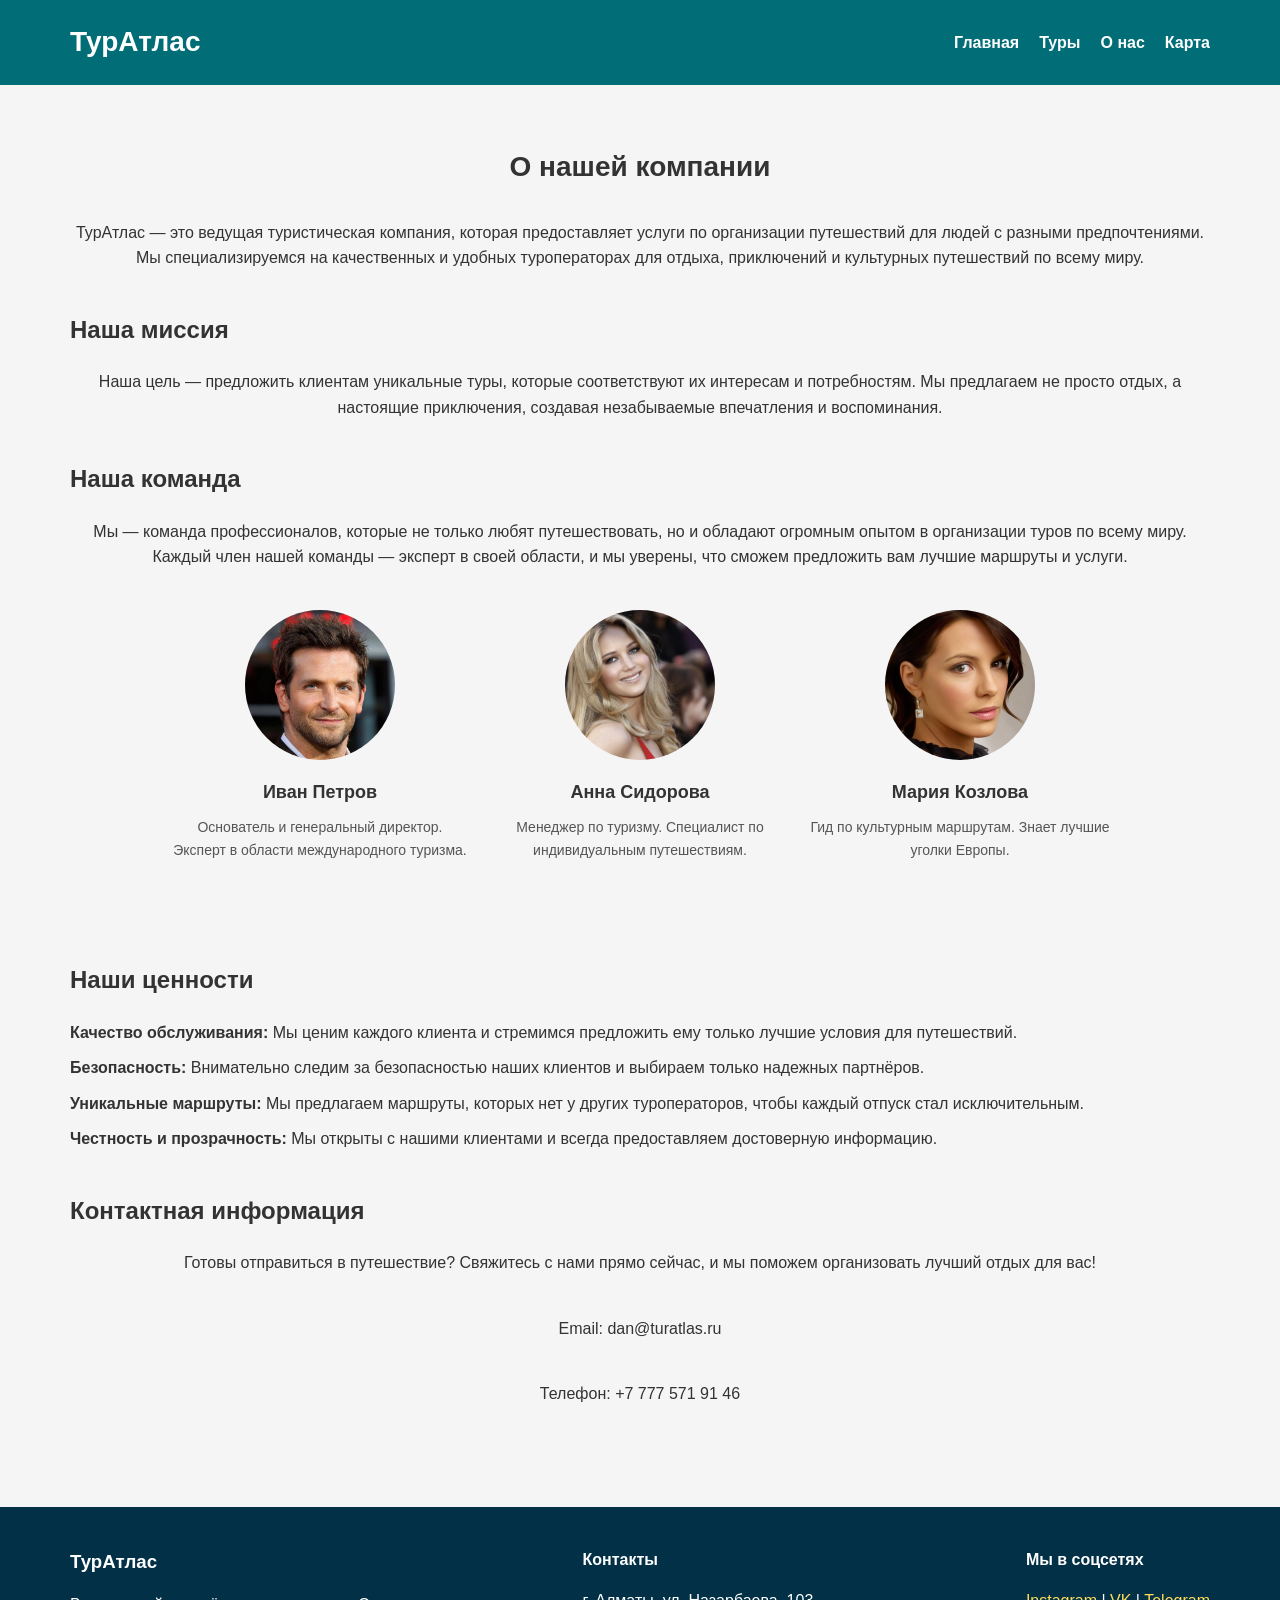
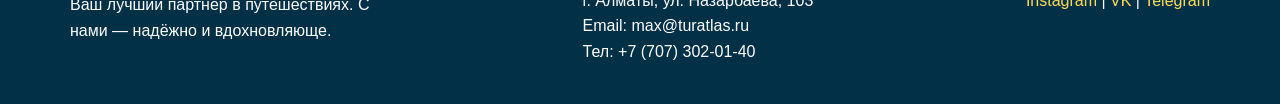
<file: tur_atlas/3.html>
<!DOCTYPE html>
<html lang="ru">
<head>
  <meta charset="UTF-8">
  <meta name="viewport" content="width=device-width, initial-scale=1.0"/>
  <title>О нас | ТурАтлас</title>
  <link rel="stylesheet" href="./3.css">
</head>
<body>
  <header>
    <div class="container">
      <h1>ТурАтлас</h1>
      <nav>
        <a href="../index.html">Главная</a>
        <a href="./1.html">Туры</a>
        <a href="./3.html">О нас</a>
        <a href="./4.html">Карта</a>
      </nav>
    </div>
  </header>

  <section class="about">
    <div class="container">
      <h2>О нашей компании</h2>
      <p>ТурАтлас — это ведущая туристическая компания, которая предоставляет услуги по организации путешествий для людей с разными предпочтениями. Мы специализируемся на качественных и удобных туроператорах для отдыха, приключений и культурных путешествий по всему миру.</p>
      
      <div class="mission">
        <h3>Наша миссия</h3>
        <p>Наша цель — предложить клиентам уникальные туры, которые соответствуют их интересам и потребностям. Мы предлагаем не просто отдых, а настоящие приключения, создавая незабываемые впечатления и воспоминания.</p>
      </div>

      <div class="team">
        <h3>Наша команда</h3>
        <p>Мы — команда профессионалов, которые не только любят путешествовать, но и обладают огромным опытом в организации туров по всему миру. Каждый член нашей команды — эксперт в своей области, и мы уверены, что сможем предложить вам лучшие маршруты и услуги.</p>
        <div class="team-members">
          <div class="member">
            <img src="./image/iconk.image/i.webp" alt="Иван Петров">
            <h4>Иван Петров</h4>
            <p>Основатель и генеральный директор. Эксперт в области международного туризма.</p>
          </div>
          <div class="member">
            <img src="./image/iconk.image/i (1).webp" alt="Анна Сидорова">
            <h4>Анна Сидорова</h4>
            <p>Менеджер по туризму. Специалист по индивидуальным путешествиям.</p>
          </div>
          <div class="member">
            <img src="./image/iconk.image/ac1a6643ac50fa21774abb657cde9f15.jpg" alt="Мария Козлова">
            <h4>Мария Козлова</h4>
            <p>Гид по культурным маршрутам. Знает лучшие уголки Европы.</p>
          </div>
        </div>
      </div>

      <div class="values">
        <h3>Наши ценности</h3>
        <ul>
          <li><strong>Качество обслуживания:</strong> Мы ценим каждого клиента и стремимся предложить ему только лучшие условия для путешествий.</li>
          <li><strong>Безопасность:</strong> Внимательно следим за безопасностью наших клиентов и выбираем только надежных партнёров.</li>
          <li><strong>Уникальные маршруты:</strong> Мы предлагаем маршруты, которых нет у других туроператоров, чтобы каждый отпуск стал исключительным.</li>
          <li><strong>Честность и прозрачность:</strong> Мы открыты с нашими клиентами и всегда предоставляем достоверную информацию.</li>
        </ul>
      </div>

      <div class="contact-info">
        <h3>Контактная информация</h3>
        <p>Готовы отправиться в путешествие? Свяжитесь с нами прямо сейчас, и мы поможем организовать лучший отдых для вас!</p>
        <p>Email: dan@turatlas.ru</p>
        <p>Телефон: +7 777 571 91 46</p>
      </div>
    </div>
  </section>

  <footer>
    <div class="container footer-content">
      <div>
        <h3>ТурАтлас</h3>
        <p>Ваш лучший партнёр в путешествиях. С нами — надёжно и вдохновляюще.</p>
      </div>
      <div>
        <h4>Контакты</h4>
        <p>г. Алматы, ул. Назарбаева, 103</p>
        <p>Email: max@turatlas.ru</p>
        <p>Тел: +7 (707) 302-01-40</p>
      </div>
      <div>
        <h4>Мы в соцсетях</h4>
        <p><a href="#">Instagram</a> | <a href="#">VK</a> | <a href="#">Telegram</a></p>
      </div>
    </div>
  </footer>
</body>
</html>
</file>
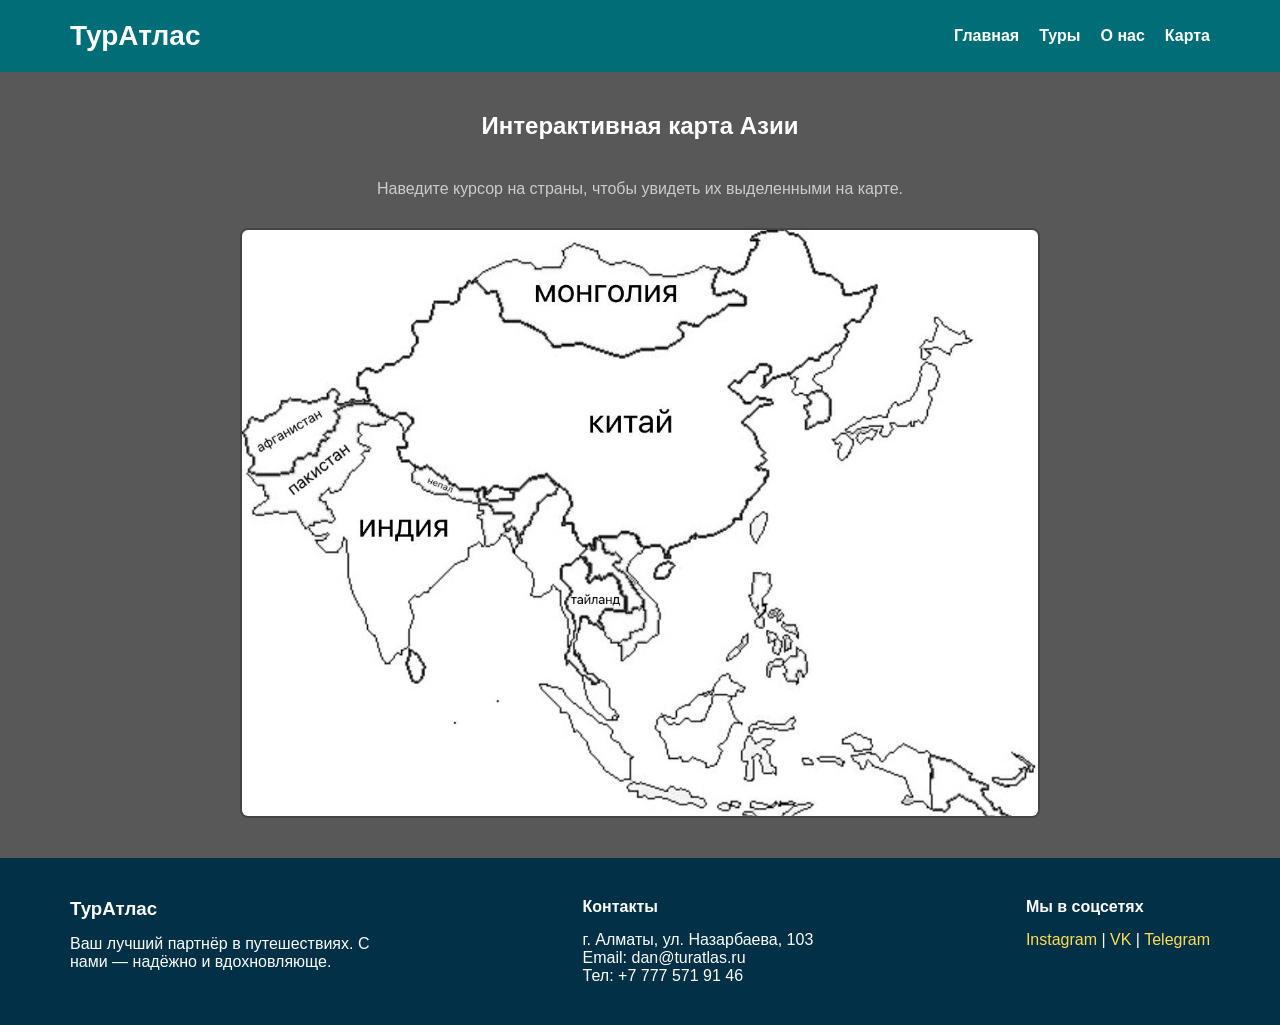
<file: tur_atlas/4.html>
<!DOCTYPE html>
<html lang="ru">
  <head>
    <meta charset="UTF-8" />
    <meta name="viewport" content="width=device-width, initial-scale=1.0" />
    <title>Карты | ТурАтлас</title>
    <link rel="stylesheet" href="./4.css" />
  </head>
  <body>
    <header>
      <div class="container">
        <h1>ТурАтлас</h1>
        <nav>
          <a href="../index.html">Главная</a>
          <a href="./1.html">Туры</a>
          <a href="./3.html">О нас</a>
          <a href="./4.html">Карта</a>
        </nav>
      </div>
    </header>
    <main>
      <h2>Интерактивная карта Азии</h2>
      <p class="map-description">
        Наведите курсор на страны, чтобы увидеть их выделенными на карте.
      </p>

      <div class="map-container">
        <img
          src="./image/rar/5192654236285004375.jpg"
          alt="Карта Азии"
          class="base-map"
          id="baseMap"
        />

        <div
          class="hover-area mongolia"
          onmouseover="highlightCountry('./image/rar/5192654236285004378.jpg')"
          onmouseout="resetMap()"
        ></div>
        <div
          class="hover-area china"
          onmouseover="highlightCountry('./image/rar/5192654236285004377.jpg')"
          onmouseout="resetMap()"
        ></div>
        <div
          class="hover-area india"
          onmouseover="highlightCountry('./image/rar/5192654236285004376.jpg')"
          onmouseout="resetMap()"
        ></div>
        <div
          class="hover-area thailand"
          onmouseover="highlightCountry('./image/rar/5192654236285004379.jpg')"
          onmouseout="resetMap()"
        ></div>
      </div>
    </main>

    <footer>
      <div class="container footer-content">
        <div>
          <h3>ТурАтлас</h3>
          <p>
            Ваш лучший партнёр в путешествиях. С нами — надёжно и вдохновляюще.
          </p>
        </div>
        <div>
          <h4>Контакты</h4>
          <p>г. Алматы, ул. Назарбаева, 103</p>
          <p>Email: dan@turatlas.ru</p>
          <p>Тел: +7 777 571 91 46</p>
        </div>
        <div>
          <h4>Мы в соцсетях</h4>
          <p>
            <a href="#">Instagram</a> | <a href="#">VK</a> |
            <a href="#">Telegram</a>
          </p>
        </div>
      </div>
    </footer>

    <script src="../4.js"></script>
  </body>
</html>
</file>
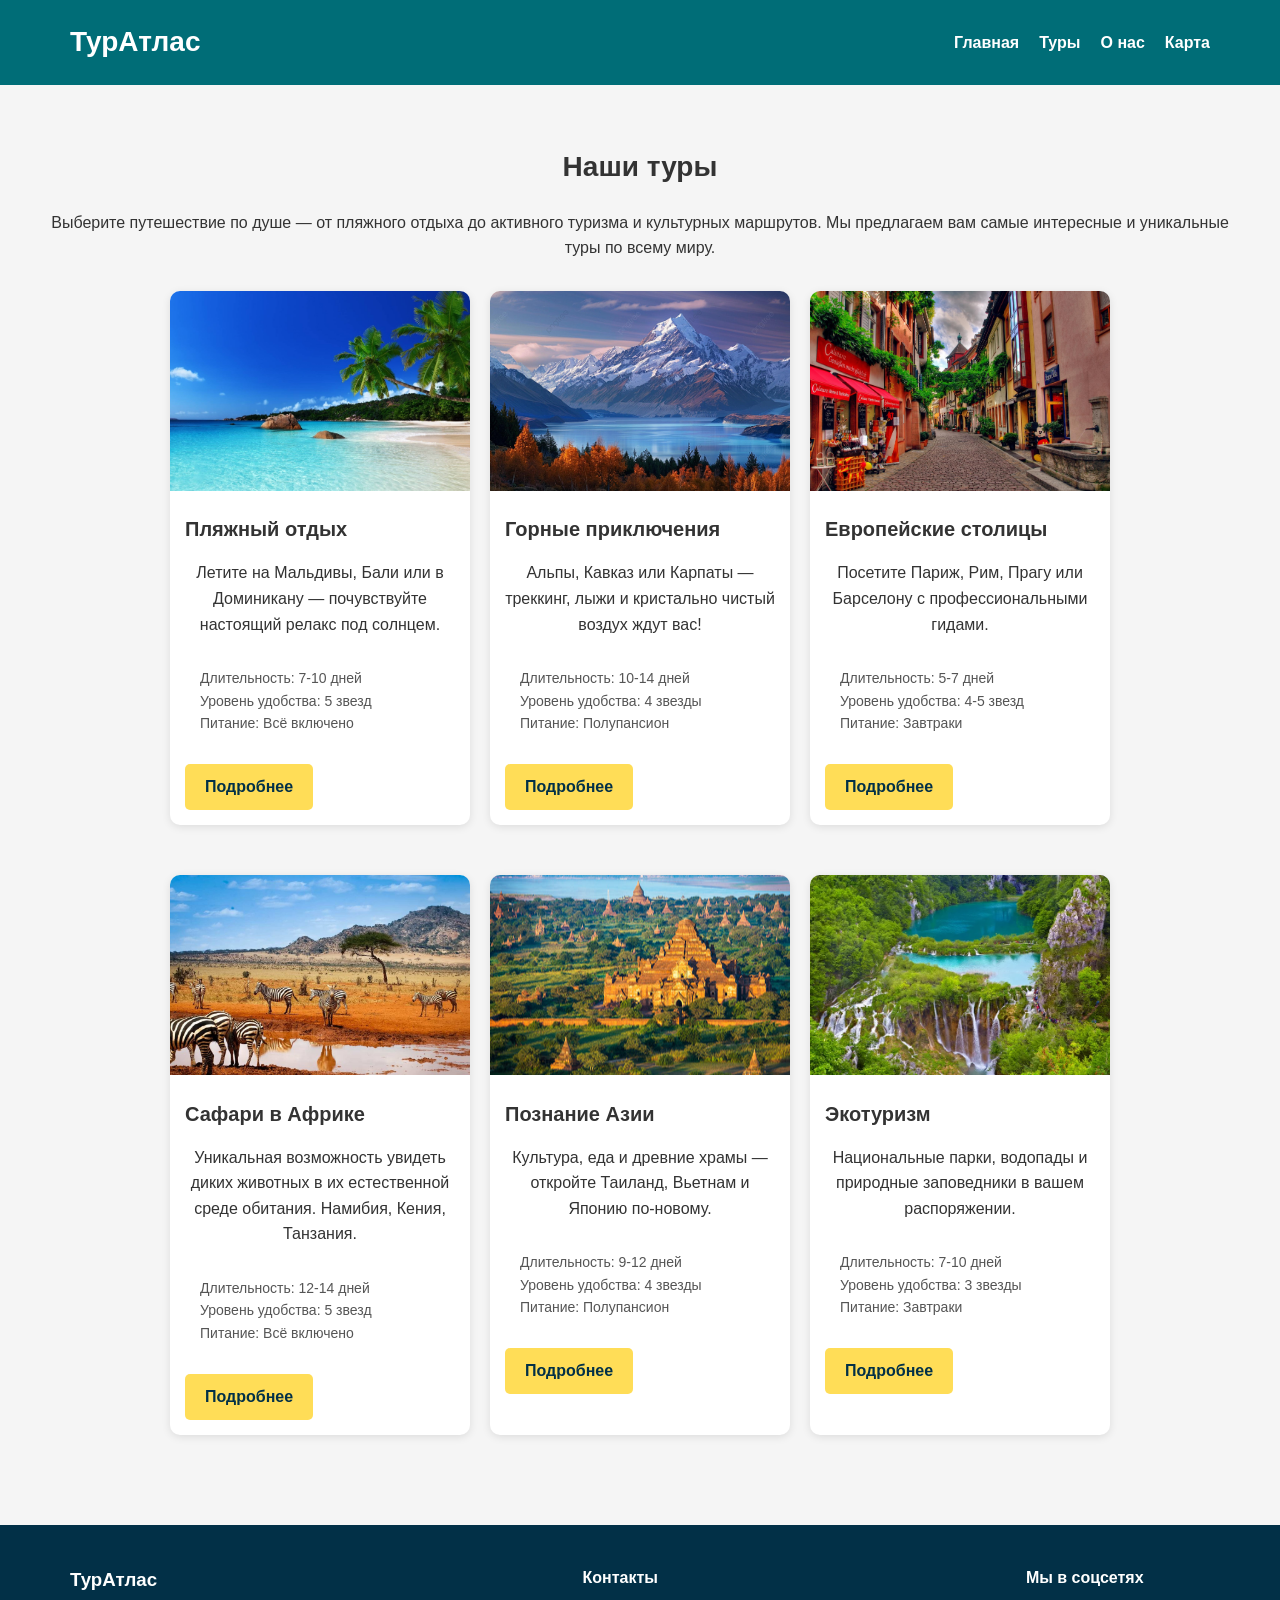
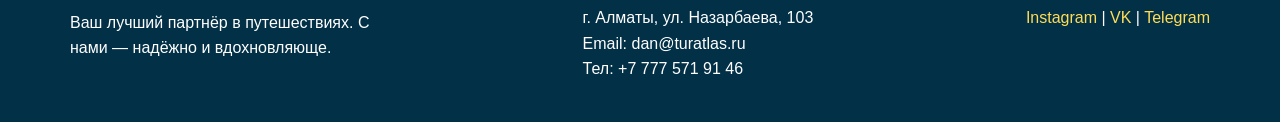
<file: тур атлас/1.html>
<!DOCTYPE html>
<html lang="ru">
<head>
  <meta charset="UTF-8">
  <title>Туры | ТурАтлас</title>
  <link rel="stylesheet" href="2.css">
</head>
<body>
  <header>
    <div class="container">
      <h1>ТурАтлас</h1>
      <nav>
        <a href="index.html">Главная</a>
        <a href="#">Туры</a>
        <a href="3.html">О нас</a>
        <a href="4.html">Карта</a>
      </nav>
    </div>
  </header>

  <section class="container" style="padding: 60px 0;">
    <h2>Наши туры</h2>
    <p>Выберите путешествие по душе — от пляжного отдыха до активного туризма и культурных маршрутов. Мы предлагаем вам самые интересные и уникальные туры по всему миру.</p>

    <div class="grid">
      <div class="dest">
        <img src="image/tur.image/fonstola.ru_197735.jpg" alt="Пляжный отдых">
        <h4>Пляжный отдых</h4>
        <p>Летите на Мальдивы, Бали или в Доминикану — почувствуйте настоящий релакс под солнцем.</p>
        <ul>
          <li>Длительность: 7-10 дней</li>
          <li>Уровень удобства: 5 звезд</li>
          <li>Питание: Всё включено</li>
        </ul>
        <a href="#" class="btn">Подробнее</a>
      </div>
      <div class="dest">
        <img src="image/tur.image/pngtree-rugged-mountain-top-scenery-peak-breathtaking-view-from-the-summit-terrain-image_16359856.jpg" alt="Горный тур">
        <h4>Горные приключения</h4>
        <p>Альпы, Кавказ или Карпаты — треккинг, лыжи и кристально чистый воздух ждут вас!</p>
        <ul>
          <li>Длительность: 10-14 дней</li>
          <li>Уровень удобства: 4 звезды</li>
          <li>Питание: Полупансион</li>
        </ul>
        <a href="#" class="btn">Подробнее</a>
      </div>
      <div class="dest">
        <img src="image/tur.image/824976243.jpg" alt="Городские туры">
        <h4>Европейские столицы</h4>
        <p>Посетите Париж, Рим, Прагу или Барселону с профессиональными гидами.</p>
        <ul>
          <li>Длительность: 5-7 дней</li>
          <li>Уровень удобства: 4-5 звезд</li>
          <li>Питание: Завтраки</li>
        </ul>
        <a href="#" class="btn">Подробнее</a>
      </div>
      <div class="dest">
        <img src="image/tur.image/Сафари-в-Африке-что-необходимо-знать-неопытному-туристу-1024x640.jpg" alt="Сафари">
        <h4>Сафари в Африке</h4>
        <p>Уникальная возможность увидеть диких животных в их естественной среде обитания. Намибия, Кения, Танзания.</p>
        <ul>
          <li>Длительность: 12-14 дней</li>
          <li>Уровень удобства: 5 звезд</li>
          <li>Питание: Всё включено</li>
        </ul>
        <a href="#" class="btn">Подробнее</a>
      </div>
      <div class="dest">
        <img src="image/tur.image/pukam01.jpg" alt="Азия">
        <h4>Познание Азии</h4>
        <p>Культура, еда и древние храмы — откройте Таиланд, Вьетнам и Японию по-новому.</p>
        <ul>
          <li>Длительность: 9-12 дней</li>
          <li>Уровень удобства: 4 звезды</li>
          <li>Питание: Полупансион</li>
        </ul>
        <a href="#" class="btn">Подробнее</a>
      </div>
      <div class="dest">
        <img src="image/tur.image/0_efeb551cb2190173f4334d03c37ac295b18764acf7823dbb74d8c6097ab45fec.png.webp" alt="Природные туры">
        <h4>Экотуризм</h4>
        <p>Национальные парки, водопады и природные заповедники в вашем распоряжении.</p>
        <ul>
          <li>Длительность: 7-10 дней</li>
          <li>Уровень удобства: 3 звезды</li>
          <li>Питание: Завтраки</li>
        </ul>
        <a href="#" class="btn">Подробнее</a>
      </div>
    </div>
  </section>

  <footer>
    <div class="container footer-content">
      <div>
        <h3>ТурАтлас</h3>
        <p>Ваш лучший партнёр в путешествиях. С нами — надёжно и вдохновляюще.</p>
      </div>
      <div>
        <h4>Контакты</h4>
        <p>г. Алматы, ул. Назарбаева, 103</p>
        <p>Email: dan@turatlas.ru</p>
        <p>Тел: +7 777 571 91 46</p>
      </div>
      <div>
        <h4>Мы в соцсетях</h4>
        <p><a href="#">Instagram</a> | <a href="#">VK</a> | <a href="#">Telegram</a></p>
      </div>
    </div>
  </footer>
  <!-- Модальное окно -->
<div id="modal" class="modal">
  <div class="modal-content">
    <span class="close">&times;</span>
    <h3>Регистрация на тур</h3>
    <form>
      <label for="name">Имя</label>
      <input type="text" id="name" required>

      <label for="surname">Фамилия</label>
      <input type="text" id="surname" required>

      <label for="phone">Номер телефона</label>
      <input type="tel" id="phone" required>

      <label for="email">Email</label>
      <input type="email" id="email" required>

      <button type="submit" class="btn">Отправить</button>
    </form>
  </div>
</div>
<script>
  const modal = document.getElementById('modal');
  const closeBtn = document.querySelector('.close');
  const detailButtons = document.querySelectorAll('.btn');

  detailButtons.forEach(btn => {
    btn.addEventListener('click', (e) => {
      e.preventDefault();
      modal.style.display = 'flex';
    });
  });

  closeBtn.addEventListener('click', () => {
    modal.style.display = 'none';
  });

  window.addEventListener('click', (e) => {
    if (e.target == modal) {
      modal.style.display = 'none';
    }
  });
</script>

</body>
</html>
</file>
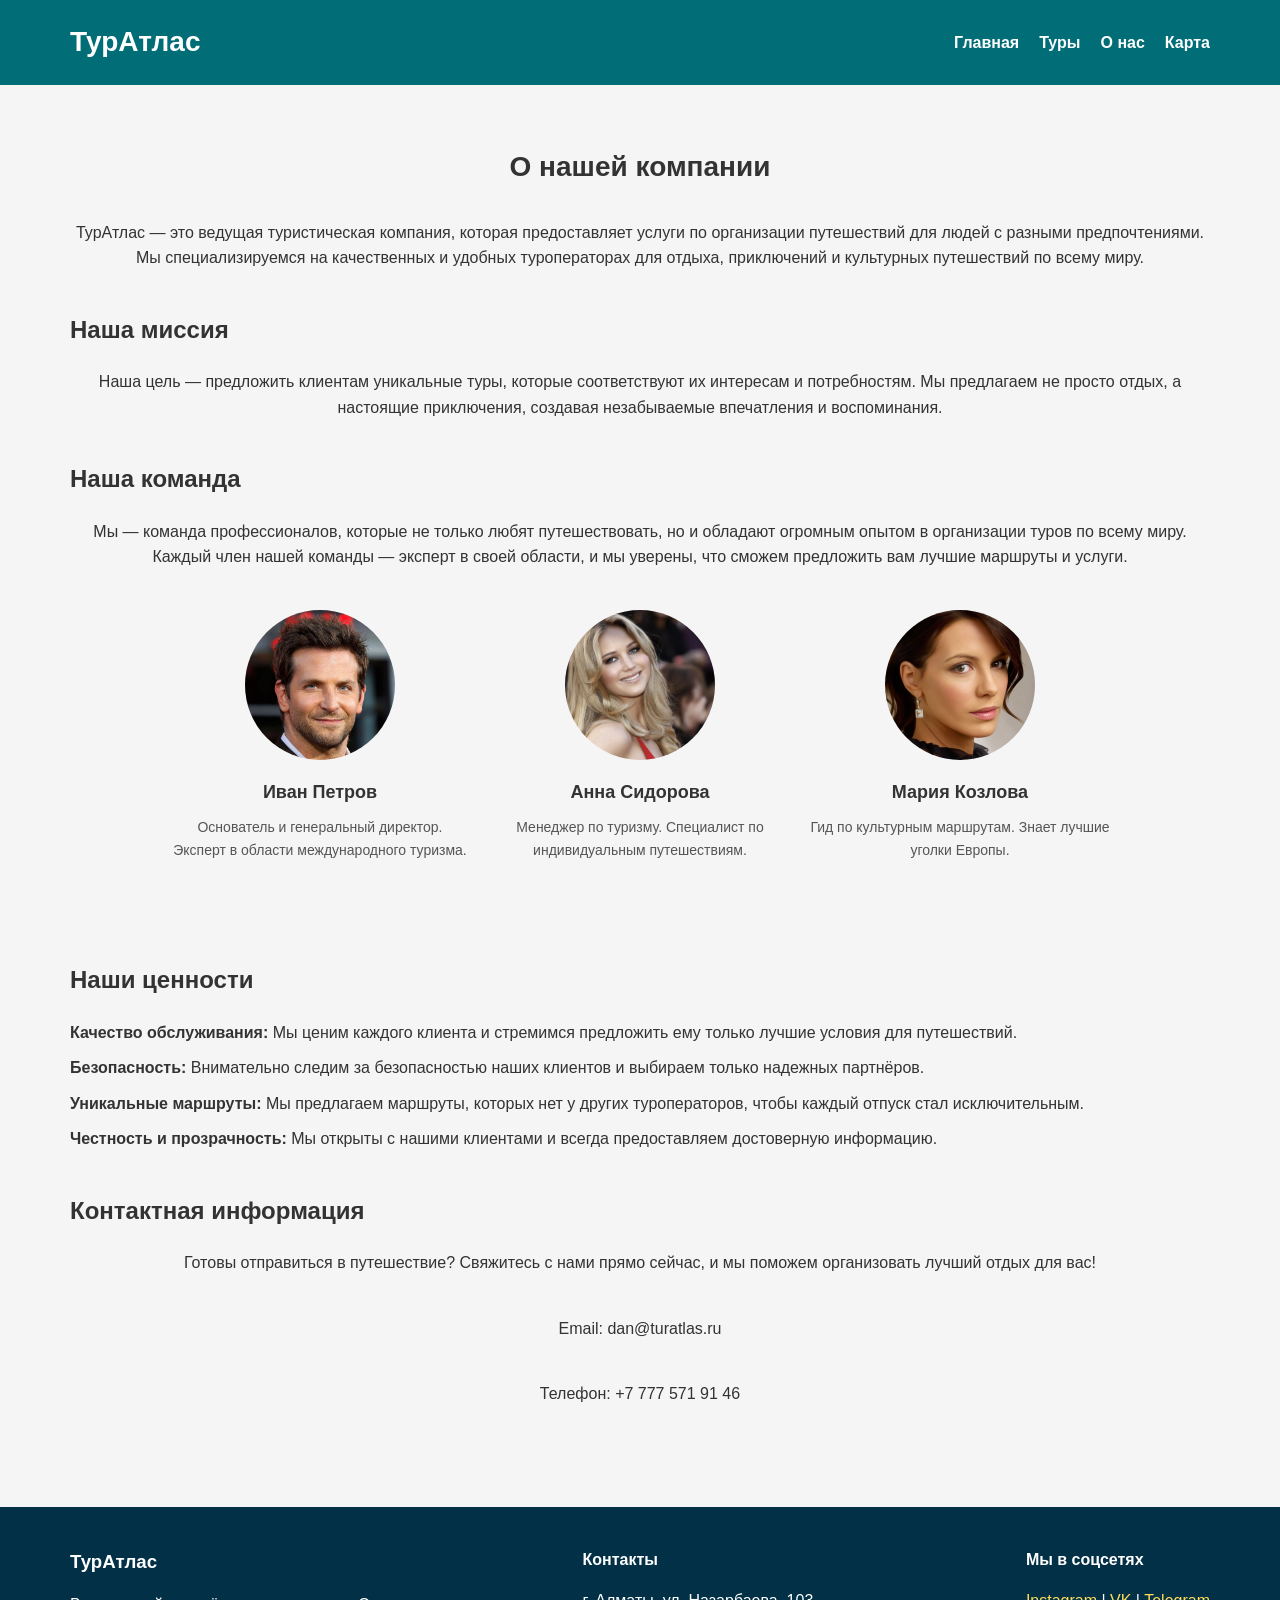
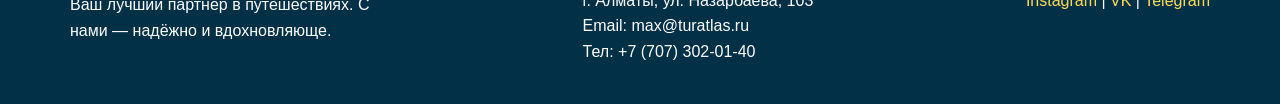
<file: тур атлас/3.html>
<!DOCTYPE html>
<html lang="ru">
<head>
  <meta charset="UTF-8">
  <title>О нас | ТурАтлас</title>
  <link rel="stylesheet" href="3.css">
</head>
<body>
  <header>
    <div class="container">
      <h1>ТурАтлас</h1>
      <nav>
        <a href="index.html">Главная</a>
        <a href="1.html">Туры</a>
        <a href="#">О нас</a>
        <a href="4.html">Карта</a>
      </nav>
    </div>
  </header>

  <section class="about">
    <div class="container">
      <h2>О нашей компании</h2>
      <p>ТурАтлас — это ведущая туристическая компания, которая предоставляет услуги по организации путешествий для людей с разными предпочтениями. Мы специализируемся на качественных и удобных туроператорах для отдыха, приключений и культурных путешествий по всему миру.</p>
      
      <div class="mission">
        <h3>Наша миссия</h3>
        <p>Наша цель — предложить клиентам уникальные туры, которые соответствуют их интересам и потребностям. Мы предлагаем не просто отдых, а настоящие приключения, создавая незабываемые впечатления и воспоминания.</p>
      </div>

      <div class="team">
        <h3>Наша команда</h3>
        <p>Мы — команда профессионалов, которые не только любят путешествовать, но и обладают огромным опытом в организации туров по всему миру. Каждый член нашей команды — эксперт в своей области, и мы уверены, что сможем предложить вам лучшие маршруты и услуги.</p>
        <div class="team-members">
          <div class="member">
            <img src="image/iconk.image/i.webp" alt="Иван Петров">
            <h4>Иван Петров</h4>
            <p>Основатель и генеральный директор. Эксперт в области международного туризма.</p>
          </div>
          <div class="member">
            <img src="image/iconk.image/i (1).webp" alt="Анна Сидорова">
            <h4>Анна Сидорова</h4>
            <p>Менеджер по туризму. Специалист по индивидуальным путешествиям.</p>
          </div>
          <div class="member">
            <img src="image/iconk.image/ac1a6643ac50fa21774abb657cde9f15.jpg" alt="Мария Козлова">
            <h4>Мария Козлова</h4>
            <p>Гид по культурным маршрутам. Знает лучшие уголки Европы.</p>
          </div>
        </div>
      </div>

      <div class="values">
        <h3>Наши ценности</h3>
        <ul>
          <li><strong>Качество обслуживания:</strong> Мы ценим каждого клиента и стремимся предложить ему только лучшие условия для путешествий.</li>
          <li><strong>Безопасность:</strong> Внимательно следим за безопасностью наших клиентов и выбираем только надежных партнёров.</li>
          <li><strong>Уникальные маршруты:</strong> Мы предлагаем маршруты, которых нет у других туроператоров, чтобы каждый отпуск стал исключительным.</li>
          <li><strong>Честность и прозрачность:</strong> Мы открыты с нашими клиентами и всегда предоставляем достоверную информацию.</li>
        </ul>
      </div>

      <div class="contact-info">
        <h3>Контактная информация</h3>
        <p>Готовы отправиться в путешествие? Свяжитесь с нами прямо сейчас, и мы поможем организовать лучший отдых для вас!</p>
        <p>Email: dan@turatlas.ru</p>
        <p>Телефон: +7 777 571 91 46</p>
      </div>
    </div>
  </section>

  <footer>
    <div class="container footer-content">
      <div>
        <h3>ТурАтлас</h3>
        <p>Ваш лучший партнёр в путешествиях. С нами — надёжно и вдохновляюще.</p>
      </div>
      <div>
        <h4>Контакты</h4>
        <p>г. Алматы, ул. Назарбаева, 103</p>
        <p>Email: max@turatlas.ru</p>
        <p>Тел: +7 (707) 302-01-40</p>
      </div>
      <div>
        <h4>Мы в соцсетях</h4>
        <p><a href="#">Instagram</a> | <a href="#">VK</a> | <a href="#">Telegram</a></p>
      </div>
    </div>
  </footer>
</body>
</html>
</file>
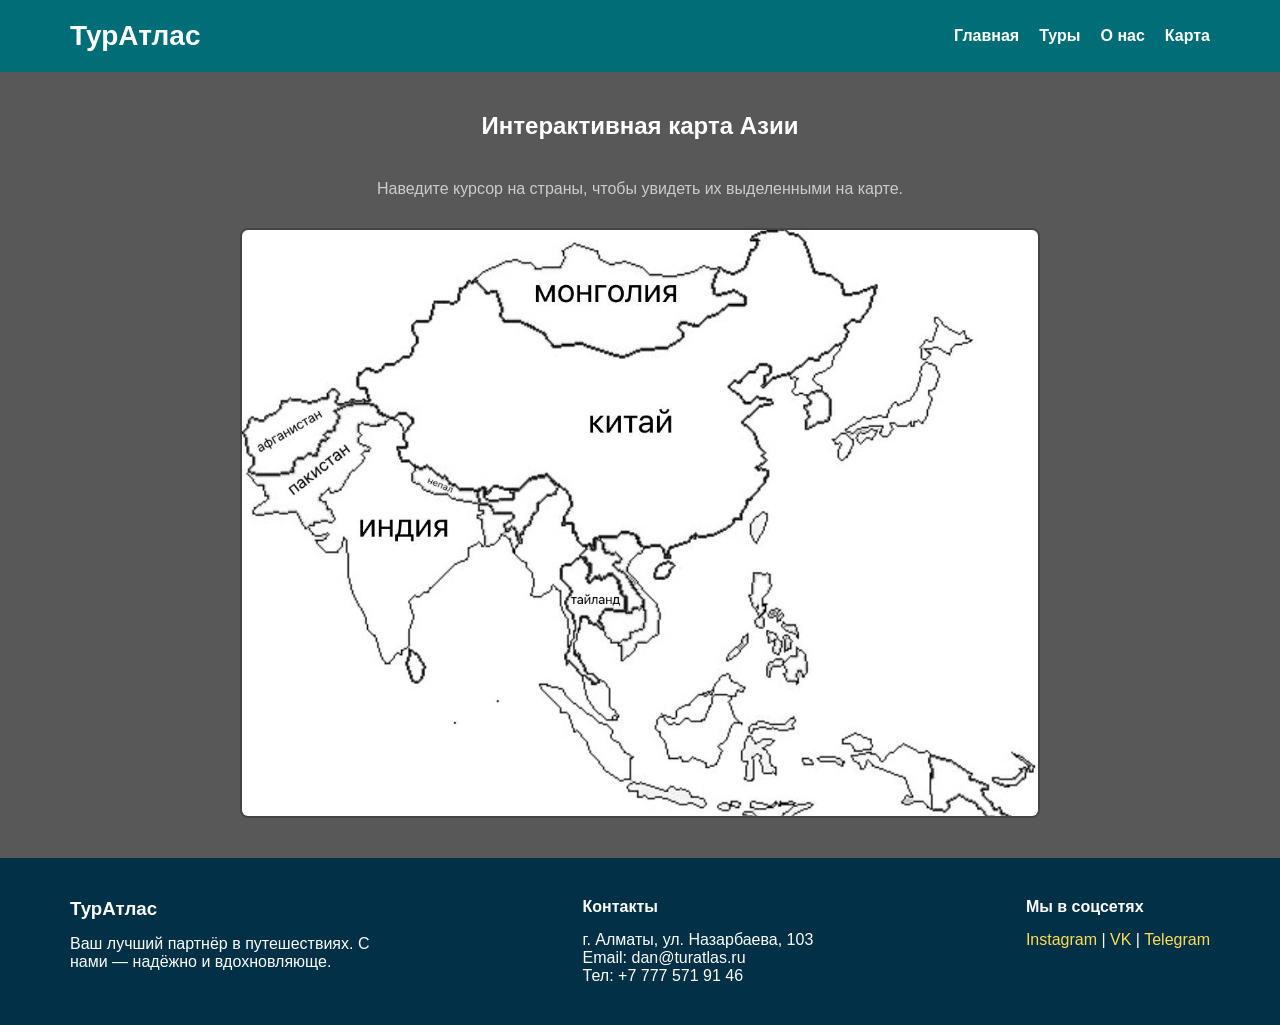
<file: тур атлас/4.html>
<!DOCTYPE html>
<html lang="ru">
  <head>
    <meta charset="UTF-8" />
    <meta name="viewport" content="width=device-width, initial-scale=1.0" />
    <title>Карты | ТурАтлас</title>
    <link rel="stylesheet" href="4.css" />
  </head>
  <body>
    <header>
      <div class="container">
        <h1>ТурАтлас</h1>
        <nav>
          <a href="index.html">Главная</a>
          <a href="1.html">Туры</a>
          <a href="3.html">О нас</a>
          <a href="#">Карта</a>
        </nav>
      </div>
    </header>
    <main>
      <h2>Интерактивная карта Азии</h2>
      <p class="map-description">
        Наведите курсор на страны, чтобы увидеть их выделенными на карте.
      </p>

      <div class="map-container">
        <img
          src="./image/rar/5192654236285004375.jpg"
          alt="Карта Азии"
          class="base-map"
          id="baseMap"
        />

        <div
          class="hover-area mongolia"
          onmouseover="highlightCountry('./image/rar/5192654236285004378.jpg')"
          onmouseout="resetMap()"
        ></div>
        <div
          class="hover-area china"
          onmouseover="highlightCountry('./image/rar/5192654236285004377.jpg')"
          onmouseout="resetMap()"
        ></div>
        <div
          class="hover-area india"
          onmouseover="highlightCountry('./image/rar/5192654236285004376.jpg')"
          onmouseout="resetMap()"
        ></div>
        <div
          class="hover-area thailand"
          onmouseover="highlightCountry('./image/rar/5192654236285004379.jpg')"
          onmouseout="resetMap()"
        ></div>
      </div>
    </main>

    <footer>
      <div class="container footer-content">
        <div>
          <h3>ТурАтлас</h3>
          <p>
            Ваш лучший партнёр в путешествиях. С нами — надёжно и вдохновляюще.
          </p>
        </div>
        <div>
          <h4>Контакты</h4>
          <p>г. Алматы, ул. Назарбаева, 103</p>
          <p>Email: dan@turatlas.ru</p>
          <p>Тел: +7 777 571 91 46</p>
        </div>
        <div>
          <h4>Мы в соцсетях</h4>
          <p>
            <a href="#">Instagram</a> | <a href="#">VK</a> |
            <a href="#">Telegram</a>
          </p>
        </div>
      </div>
    </footer>

    <script src="../4.js"></script>
  </body>
</html>
</file>
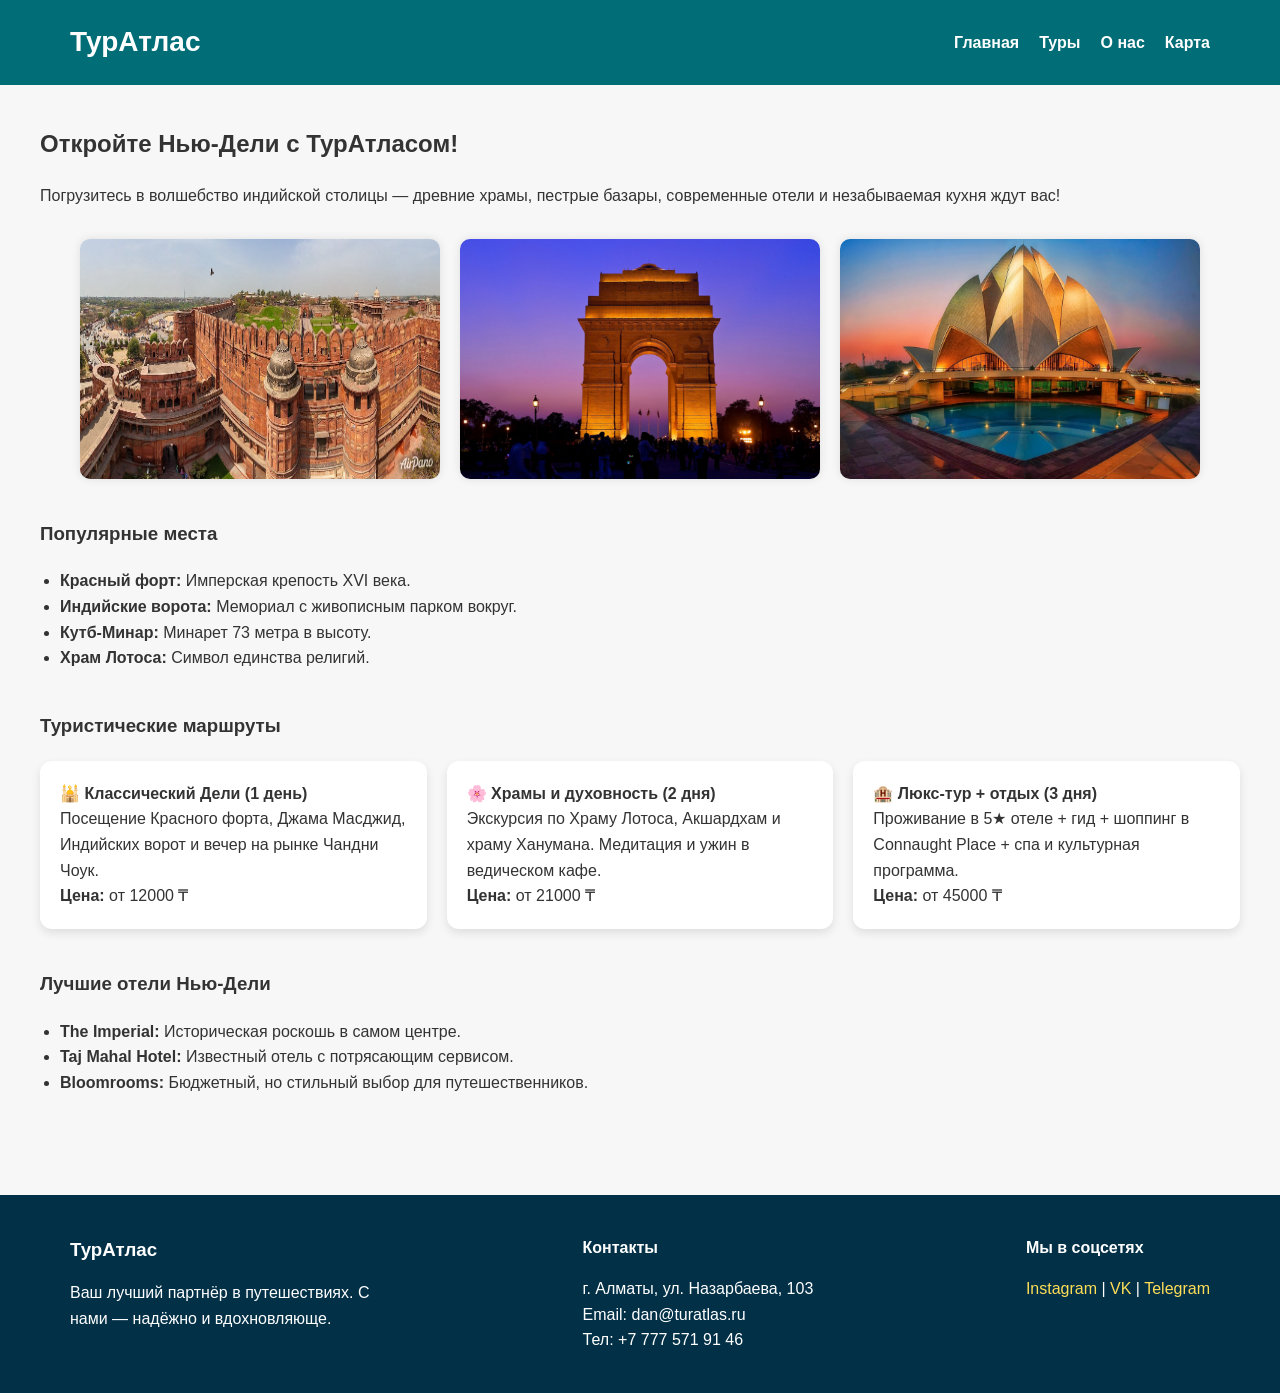
<file: курсовая/html.code/101.html>
<!DOCTYPE html>
<html lang="en">
<head>
    <meta charset="UTF-8">
    <meta name="viewport" content="width=device-width, initial-scale=1.0">
    <title>Document</title>
    <link rel="stylesheet" href="1.css">
</head>
<body>
    <header>
        <div class="container">
          <h1>ТурАтлас</h1>
          <nav>
            <a href="../zxz/index.html">Главная</a>
            <a href="../zxz/1.html">Туры</a>
            <a href="../zxz/3.html">О нас</a>
            <a href="../zxz/4.html">Карта</a>
          </nav>
        </div>
      </header>




      <main>
        <div class="container" style="padding: 40px 0;">
          <h2>Откройте Нью-Дели с ТурАтласом!</h2>
          <p>Погрузитесь в волшебство индийской столицы — древние храмы, пестрые базары, современные отели и незабываемая кухня ждут вас!</p>
    
          <section class="image-grid">
            <img src="./1.image/101.img/agra-fort.jpg" alt="Красный форт" />
            <img src="./1.image/101.img/s1200-3-1024x682.jpg" alt="Индийские ворота" />
            <img src="./1.image/101.img/i.webp" alt="Храм Лотоса" />
          </section>
    
          <section style="margin-top: 40px;">
            <h3>Популярные места</h3>
            <ul>
              <li><strong>Красный форт:</strong> Имперская крепость XVI века.</li>
              <li><strong>Индийские ворота:</strong> Мемориал с живописным парком вокруг.</li>
              <li><strong>Кутб-Минар:</strong> Минарет 73 метра в высоту.</li>
              <li><strong>Храм Лотоса:</strong> Символ единства религий.</li>
            </ul>
          </section>
    
          <section style="margin-top: 40px;">
            <h3>Туристические маршруты</h3>
            <div class="tours">
              <div class="tour-card">
                <h4>🕌 Классический Дели (1 день)</h4>
                <p>Посещение Красного форта, Джама Масджид, Индийских ворот и вечер на рынке Чандни Чоук.</p>
                <p><strong>Цена:</strong> от 12000 ₸</p>
              </div>
              <div class="tour-card">
                <h4>🌸 Храмы и духовность (2 дня)</h4>
                <p>Экскурсия по Храму Лотоса, Акшардхам и храму Ханумана. Медитация и ужин в ведическом кафе.</p>
                <p><strong>Цена:</strong> от 21000 ₸</p>
              </div>
              <div class="tour-card">
                <h4>🏨 Люкс-тур + отдых (3 дня)</h4>
                <p>Проживание в 5★ отеле + гид + шоппинг в Connaught Place + спа и культурная программа.</p>
                <p><strong>Цена:</strong> от 45000 ₸</p>
              </div>
            </div>
          </section>
    
          <section style="margin-top: 40px;">
            <h3>Лучшие отели Нью-Дели</h3>
            <ul>
              <li><strong>The Imperial:</strong> Историческая роскошь в самом центре.</li>
              <li><strong>Taj Mahal Hotel:</strong> Известный отель с потрясающим сервисом.</li>
              <li><strong>Bloomrooms:</strong> Бюджетный, но стильный выбор для путешественников.</li>
            </ul>
          </section>
        </div>
      </main>
    
      <footer>
        <div class="container footer-content">
          <div>
            <h3>ТурАтлас</h3>
            <p>Ваш лучший партнёр в путешествиях. С нами — надёжно и вдохновляюще.</p>
          </div>
          <div>
            <h4>Контакты</h4>
            <p>г. Алматы, ул. Назарбаева, 103</p>
            <p>Email: dan@turatlas.ru</p>
            <p>Тел: +7 777 571 91 46</p>
          </div>
          <div>
            <h4>Мы в соцсетях</h4>
            <p><a href="#">Instagram</a> | <a href="#">VK</a> | <a href="#">Telegram</a></p>
          </div>
        </div>
      </footer>
</body>
</html>
</file>
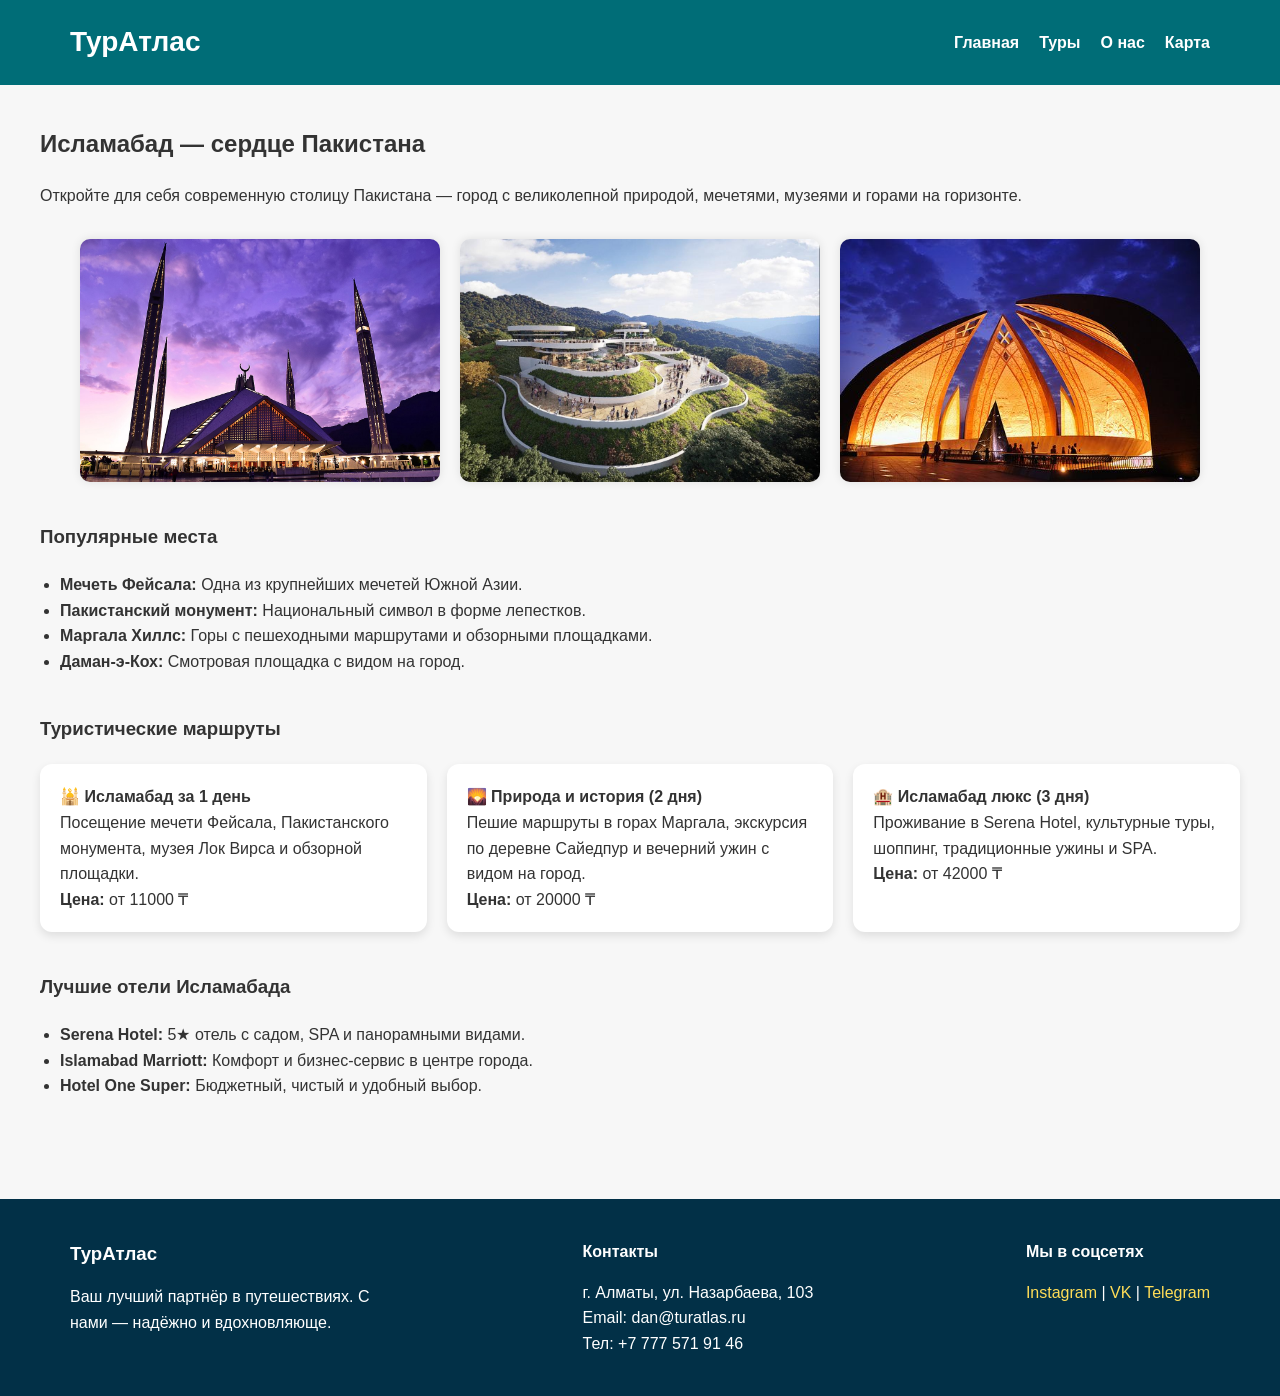
<file: курсовая/html.code/102.html>
<!DOCTYPE html>
<html lang="ru">
<head>
  <meta charset="UTF-8" />
  <meta name="viewport" content="width=device-width, initial-scale=1.0"/>
  <title>ТурАтлас — Исламабад</title>
  <link rel="stylesheet" href="1.css" />
</head>
<body>
    <header>
        <div class="container">
          <h1>ТурАтлас</h1>
          <nav>
            <a href="../zxz/index.html">Главная</a>
            <a href="../zxz/1.html">Туры</a>
            <a href="../zxz/3.html">О нас</a>
            <a href="../zxz/4.html">Карта</a>
          </nav>
        </div>
      </header>

  <main>
    <div class="container" style="padding: 40px 0;">
      <h2>Исламабад — сердце Пакистана</h2>
      <p>Откройте для себя современную столицу Пакистана — город с великолепной природой, мечетями, музеями и горами на горизонте.</p>

      <section class="image-grid">
        <img src="./1.image/102.img/Ali_Mujtaba_WLM2015_FAISAL_MOSQUE_02.jpg" alt="Мечеть Фейсала" />
        <img src="./1.image/102.img/interesting-plan-to-turn-daman-e-koh-into-a-heaven.jpeg" alt="Даман-э-Кох" />
        <img src="./1.image/102.img/2f1a212d563663867c641ddb65093958.jpg" alt="Пакистанский монумент" />
      </section>

      <section style="margin-top: 40px;">
        <h3>Популярные места</h3>
        <ul>
          <li><strong>Мечеть Фейсала:</strong> Одна из крупнейших мечетей Южной Азии.</li>
          <li><strong>Пакистанский монумент:</strong> Национальный символ в форме лепестков.</li>
          <li><strong>Маргала Хиллс:</strong> Горы с пешеходными маршрутами и обзорными площадками.</li>
          <li><strong>Даман-э-Кох:</strong> Смотровая площадка с видом на город.</li>
        </ul>
      </section>

      <section style="margin-top: 40px;">
        <h3>Туристические маршруты</h3>
        <div class="tours">
          <div class="tour-card">
            <h4>🕌 Исламабад за 1 день</h4>
            <p>Посещение мечети Фейсала, Пакистанского монумента, музея Лок Вирса и обзорной площадки.</p>
            <p><strong>Цена:</strong> от 11000 ₸</p>
          </div>
          <div class="tour-card">
            <h4>🌄 Природа и история (2 дня)</h4>
            <p>Пешие маршруты в горах Маргала, экскурсия по деревне Сайедпур и вечерний ужин с видом на город.</p>
            <p><strong>Цена:</strong> от 20000 ₸</p>
          </div>
          <div class="tour-card">
            <h4>🏨 Исламабад люкс (3 дня)</h4>
            <p>Проживание в Serena Hotel, культурные туры, шоппинг, традиционные ужины и SPA.</p>
            <p><strong>Цена:</strong> от 42000 ₸</p>
          </div>
        </div>
      </section>

      <section style="margin-top: 40px;">
        <h3>Лучшие отели Исламабада</h3>
        <ul>
          <li><strong>Serena Hotel:</strong> 5★ отель с садом, SPA и панорамными видами.</li>
          <li><strong>Islamabad Marriott:</strong> Комфорт и бизнес-сервис в центре города.</li>
          <li><strong>Hotel One Super:</strong> Бюджетный, чистый и удобный выбор.</li>
        </ul>
      </section>
    </div>
  </main>

  <footer>
    <div class="container footer-content">
      <div>
        <h3>ТурАтлас</h3>
        <p>Ваш лучший партнёр в путешествиях. С нами — надёжно и вдохновляюще.</p>
      </div>
      <div>
        <h4>Контакты</h4>
        <p>г. Алматы, ул. Назарбаева, 103</p>
        <p>Email: dan@turatlas.ru</p>
        <p>Тел: +7 777 571 91 46</p>
      </div>
      <div>
        <h4>Мы в соцсетях</h4>
        <p><a href="#">Instagram</a> | <a href="#">VK</a> | <a href="#">Telegram</a></p>
      </div>
    </div>
  </footer>
</body>
</html>
</file>
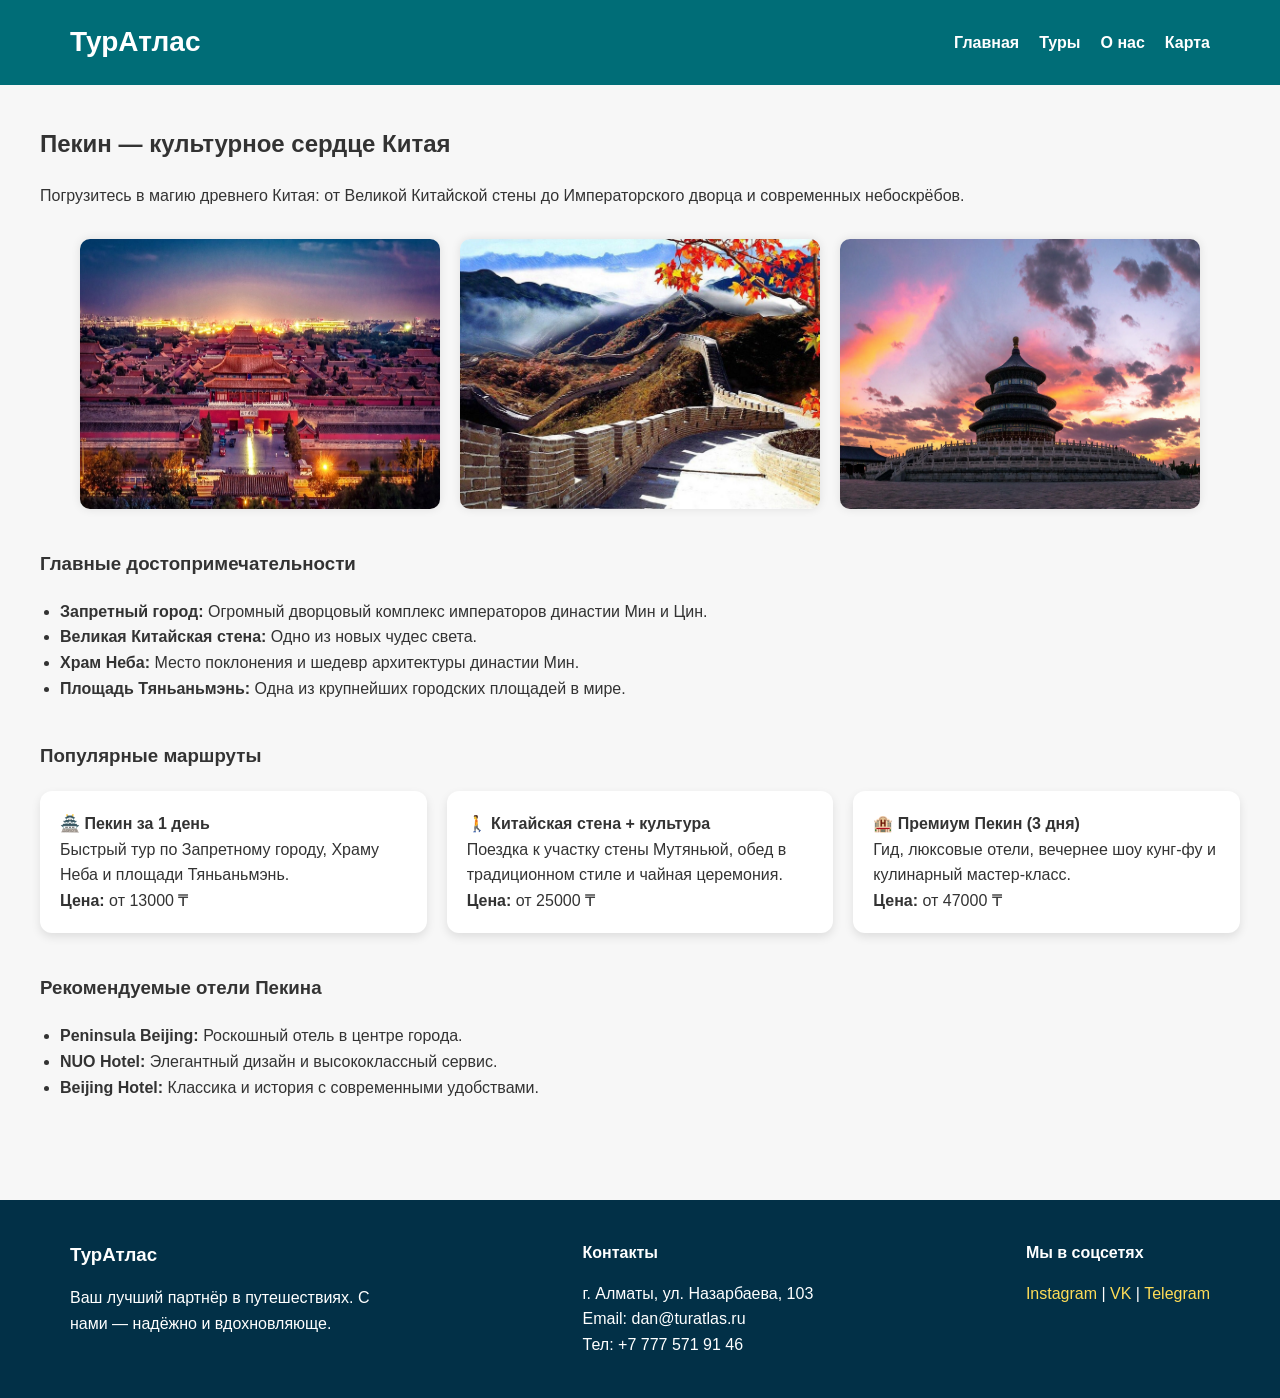
<file: курсовая/html.code/103.html>
<!DOCTYPE html>
<html lang="ru">
<head>
  <meta charset="UTF-8" />
  <meta name="viewport" content="width=device-width, initial-scale=1.0"/>
  <title>ТурАтлас — Пекин</title>
  <link rel="stylesheet" href="1.css" />
</head>
<body>
    <header>
        <div class="container">
          <h1>ТурАтлас</h1>
          <nav>
            <a href="../zxz/index.html">Главная</a>
            <a href="../zxz/1.html">Туры</a>
            <a href="../zxz/3.html">О нас</a>
            <a href="../zxz/4.html">Карта</a>
          </nav>
        </div>
      </header>

  <main>
    <div class="container" style="padding: 40px 0;">
      <h2>Пекин — культурное сердце Китая</h2>
      <p>Погрузитесь в магию древнего Китая: от Великой Китайской стены до Императорского дворца и современных небоскрёбов.</p>

      <section class="image-grid">
        <img src="./1.image/103.img/scale_1200.jpeg" alt="Запретный город" />
        <img src="./1.image/103.img/38c981598caa5a1c7fa79d35bfb851cb.jpg" alt="Великая Китайская стена" />
        <img src="./1.image/103.img/i.webp" alt="Храм Неба" />
      </section>

      <section style="margin-top: 40px;">
        <h3>Главные достопримечательности</h3>
        <ul>
          <li><strong>Запретный город:</strong> Огромный дворцовый комплекс императоров династии Мин и Цин.</li>
          <li><strong>Великая Китайская стена:</strong> Одно из новых чудес света.</li>
          <li><strong>Храм Неба:</strong> Место поклонения и шедевр архитектуры династии Мин.</li>
          <li><strong>Площадь Тяньаньмэнь:</strong> Одна из крупнейших городских площадей в мире.</li>
        </ul>
      </section>

      <section style="margin-top: 40px;">
        <h3>Популярные маршруты</h3>
        <div class="tours">
          <div class="tour-card">
            <h4>🏯 Пекин за 1 день</h4>
            <p>Быстрый тур по Запретному городу, Храму Неба и площади Тяньаньмэнь.</p>
            <p><strong>Цена:</strong> от 13000 ₸</p>
          </div>
          <div class="tour-card">
            <h4>🚶 Китайская стена + культура</h4>
            <p>Поездка к участку стены Мутяньюй, обед в традиционном стиле и чайная церемония.</p>
            <p><strong>Цена:</strong> от 25000 ₸</p>
          </div>
          <div class="tour-card">
            <h4>🏨 Премиум Пекин (3 дня)</h4>
            <p>Гид, люксовые отели, вечернее шоу кунг-фу и кулинарный мастер-класс.</p>
            <p><strong>Цена:</strong> от 47000 ₸</p>
          </div>
        </div>
      </section>

      <section style="margin-top: 40px;">
        <h3>Рекомендуемые отели Пекина</h3>
        <ul>
          <li><strong>Peninsula Beijing:</strong> Роскошный отель в центре города.</li>
          <li><strong>NUO Hotel:</strong> Элегантный дизайн и высококлассный сервис.</li>
          <li><strong>Beijing Hotel:</strong> Классика и история с современными удобствами.</li>
        </ul>
      </section>
    </div>
  </main>

  <footer>
    <div class="container footer-content">
      <div>
        <h3>ТурАтлас</h3>
        <p>Ваш лучший партнёр в путешествиях. С нами — надёжно и вдохновляюще.</p>
      </div>
      <div>
        <h4>Контакты</h4>
        <p>г. Алматы, ул. Назарбаева, 103</p>
        <p>Email: dan@turatlas.ru</p>
        <p>Тел: +7 777 571 91 46</p>
      </div>
      <div>
        <h4>Мы в соцсетях</h4>
        <p><a href="#">Instagram</a> | <a href="#">VK</a> | <a href="#">Telegram</a></p>
      </div>
    </div>
  </footer>
</body>
</html>
</file>
<file: tur_atlas/1.css>
* {
    box-sizing: border-box;
    margin: 0;
    padding: 0;
  }
  body {
    font-family: 'Segoe UI', sans-serif;
    background-color: #f5f7fa;
    color: #333;
  }
  a {
    text-decoration: none;
    color: inherit;
  }
  .container {
    width: 90%;
    max-width: 1200px;
    margin: 0 auto;
  }
  header {
    background: #009688;
    color: white;
    padding: 20px 0;
  }
  header h1 {
    text-align: center;
    margin-bottom: 10px;
  }
  nav {
    text-align: center;
  }
  nav a {
    margin: 0 15px;
    font-weight: bold;
  }
  nav a:hover {
    text-decoration: underline;
  }
  .hero {
    background: url(image/tent_mountains_travel_145359_1920x1080.jpg) center/cover no-repeat;
    color: white;
    text-align: center;
    padding: 100px 20px;
  }
  .hero h2 {
    font-size: 48px;
    margin-bottom: 20px;
  }
  .hero p {
    font-size: 20px;
    margin-bottom: 30px;
  }
  .btn {
    background: #ff9800;
    color: white;
    padding: 12px 25px;
    border-radius: 5px;
    font-weight: bold;
    transition: background 0.3s;
  }
  .btn:hover {
    background: #e68900;
  }
  .features {
    padding: 60px 0;
    background: #fff;
  }
  .features h2 {
    text-align: center;
    color: #009688;
    margin-bottom: 40px;
  }
  .cards {
    display: flex;
    flex-wrap: wrap;
    justify-content: space-between;
    gap: 20px;
  }
  .card {
    flex: 1;
    min-width: 280px;
    background: #f0f0f0;
    padding: 20px;
    border-radius: 8px;
    box-shadow: 0 2px 8px rgba(0,0,0,0.05);
  }
  .card h3 {
    color: #009688;
    margin-bottom: 10px;
  }

  .popular {
    padding: 60px 0;
    background: #e0f2f1;
  }
  .popular h2 {
    text-align: center;
    margin-bottom: 40px;
    color: #00695c;
  }
  .grid {
    display: flex;
    flex-wrap: wrap;
    gap: 20px;
  }
  .dest {
    flex: 1;
    min-width: 280px;
    background: white;
    border-radius: 10px;
    overflow: hidden;
    box-shadow: 0 2px 8px rgba(0,0,0,0.1);
  }
  .dest img {
    width: 100%;
    height: 200px;
    object-fit: cover;
  }
  .dest h3 {
    margin: 15px;
    color: #009688;
  }
  .dest p {
    margin: 0 15px 15px;
  }
  .reviews {
    background: #fafafa;
    padding: 60px 0;
  }
  .reviews h2 {
    text-align: center;
    color: #009688;
    margin-bottom: 40px;
  }
  .review-list {
    display: flex;
    flex-wrap: wrap;
    gap: 20px;
  }
  .review {
    flex: 1;
    min-width: 280px;
    background: #ffffff;
    border-left: 5px solid #009688;
    padding: 20px;
    border-radius: 6px;
    box-shadow: 0 2px 6px rgba(0,0,0,0.05);
  }
  .review h4 {
    margin-top: 10px;
    color: #555;
  }

  footer {
    background: #263238;
    color: white;
    padding: 40px 0 20px;
  }
  .footer-content {
    display: flex;
    flex-wrap: wrap;
    justify-content: space-between;
    gap: 30px;
  }
  .footer-content div {
    flex: 1;
    min-width: 200px;
  }
  footer h3, footer h4 {
    margin-bottom: 10px;
    color: #ff9800;
  }
  footer a {
    color: #ccc;
  }
  footer a:hover {
    color: #fff;
  }
  footer .copyright {
    text-align: center;
    margin-top: 30px;
    font-size: 14px;
    color: #aaa;
  }
</file>
<file: тур атлас/1.css>
* {
    box-sizing: border-box;
    margin: 0;
    padding: 0;
  }
  body {
    font-family: 'Segoe UI', sans-serif;
    background-color: #f5f7fa;
    color: #333;
  }
  a {
    text-decoration: none;
    color: inherit;
  }
  .container {
    width: 90%;
    max-width: 1200px;
    margin: 0 auto;
  }
  header {
    background: #009688;
    color: white;
    padding: 20px 0;
  }
  header h1 {
    text-align: center;
    margin-bottom: 10px;
  }
  nav {
    text-align: center;
  }
  nav a {
    margin: 0 15px;
    font-weight: bold;
  }
  nav a:hover {
    text-decoration: underline;
  }
  .hero {
    background: url(image/tent_mountains_travel_145359_1920x1080.jpg) center/cover no-repeat;
    color: white;
    text-align: center;
    padding: 100px 20px;
  }
  .hero h2 {
    font-size: 48px;
    margin-bottom: 20px;
  }
  .hero p {
    font-size: 20px;
    margin-bottom: 30px;
  }
  .btn {
    background: #ff9800;
    color: white;
    padding: 12px 25px;
    border-radius: 5px;
    font-weight: bold;
    transition: background 0.3s;
  }
  .btn:hover {
    background: #e68900;
  }
  .features {
    padding: 60px 0;
    background: #fff;
  }
  .features h2 {
    text-align: center;
    color: #009688;
    margin-bottom: 40px;
  }
  .cards {
    display: flex;
    flex-wrap: wrap;
    justify-content: space-between;
    gap: 20px;
  }
  .card {
    flex: 1;
    min-width: 280px;
    background: #f0f0f0;
    padding: 20px;
    border-radius: 8px;
    box-shadow: 0 2px 8px rgba(0,0,0,0.05);
  }
  .card h3 {
    color: #009688;
    margin-bottom: 10px;
  }

  .popular {
    padding: 60px 0;
    background: #e0f2f1;
  }
  .popular h2 {
    text-align: center;
    margin-bottom: 40px;
    color: #00695c;
  }
  .grid {
    display: flex;
    flex-wrap: wrap;
    gap: 20px;
  }
  .dest {
    flex: 1;
    min-width: 280px;
    background: white;
    border-radius: 10px;
    overflow: hidden;
    box-shadow: 0 2px 8px rgba(0,0,0,0.1);
  }
  .dest img {
    width: 100%;
    height: 200px;
    object-fit: cover;
  }
  .dest h3 {
    margin: 15px;
    color: #009688;
  }
  .dest p {
    margin: 0 15px 15px;
  }
  .reviews {
    background: #fafafa;
    padding: 60px 0;
  }
  .reviews h2 {
    text-align: center;
    color: #009688;
    margin-bottom: 40px;
  }
  .review-list {
    display: flex;
    flex-wrap: wrap;
    gap: 20px;
  }
  .review {
    flex: 1;
    min-width: 280px;
    background: #ffffff;
    border-left: 5px solid #009688;
    padding: 20px;
    border-radius: 6px;
    box-shadow: 0 2px 6px rgba(0,0,0,0.05);
  }
  .review h4 {
    margin-top: 10px;
    color: #555;
  }

  footer {
    background: #263238;
    color: white;
    padding: 40px 0 20px;
  }
  .footer-content {
    display: flex;
    flex-wrap: wrap;
    justify-content: space-between;
    gap: 30px;
  }
  .footer-content div {
    flex: 1;
    min-width: 200px;
  }
  footer h3, footer h4 {
    margin-bottom: 10px;
    color: #ff9800;
  }
  footer a {
    color: #ccc;
  }
  footer a:hover {
    color: #fff;
  }
  footer .copyright {
    text-align: center;
    margin-top: 30px;
    font-size: 14px;
    color: #aaa;
  }
</file>
<file: tur_atlas/2.css>
/* Общие стили для страницы туров */
* {
  margin: 0;
  padding: 0;
  box-sizing: border-box;
}

body {
  font-family: 'Segoe UI', sans-serif;
  line-height: 1.6;
  background-color: #f5f5f5;
  color: #333;
}

.container {
  max-width: 1200px;
  margin: auto;
  padding: 0 30px;
}

header {
  background: #006d77;
  color: white;
  padding: 20px 0;
}

header .container {
  display: flex;
  justify-content: space-between;
  align-items: center;
  flex-wrap: wrap;
}

header h1 {
  font-size: 28px;
}

nav {
  display: flex;
  gap: 20px;
  flex-wrap: wrap;
}

nav a {
  color: white;
  text-decoration: none;
  font-weight: bold;
  transition: color 0.3s;
}

nav a:hover {
  color: #ffdd57;
}

/* Стили для блока с турми */
section.container {
  padding: 60px 0;
}

section.container h2 {
  font-size: 28px;
  margin-bottom: 20px;
  text-align: center;
}

section.container p {
  font-size: 16px;
  text-align: center;
  margin-bottom: 30px;
}

.grid {
  display: flex;
  gap: 20px;
  flex-wrap: wrap;
  justify-content: center;
}

.dest {
  background: white;
  border-radius: 10px;
  box-shadow: 0 2px 8px rgba(0,0,0,0.1);
  overflow: hidden;
  width: 300px;
  transition: transform 0.3s;
  margin-bottom: 30px;
}

.dest:hover {
  transform: translateY(-5px);
}

.dest img {
  width: 100%;
  height: 200px;
  object-fit: cover;
}

.dest h4 {
  font-size: 20px;
  margin: 15px;
}

.dest p {
  font-size: 14px;
  margin: 0 15px 15px;
}

.dest ul {
  list-style-type: none;
  padding-left: 15px;
  margin: 15px 15px;
}

.dest ul li {
  font-size: 14px;
  color: #555;
}

.dest .btn {
  display: inline-block;
  margin: 15px;
  padding: 10px 20px;
  background: #ffdd57;
  color: #023047;
  text-decoration: none;
  font-weight: bold;
  border-radius: 5px;
  transition: background 0.3s;
}

.dest .btn:hover {
  background: #f39c12;
}

/* Подвал */
footer {
  background: #023047;
  color: white;
  padding: 40px 0;
}

.footer-content {
  display: flex;
  justify-content: space-between;
  gap: 40px;
  flex-wrap: wrap;
}

.footer-content div {
  max-width: 300px;
}

.footer-content h3,
.footer-content h4 {
  margin-bottom: 15px;
}

footer a {
  color: #ffdd57;
  text-decoration: none;
}

/* Адаптивность для мобильных устройств */
@media (max-width: 768px) {
  header .container {
    flex-direction: column;
    align-items: flex-start;
  }

  nav {
    flex-direction: column;
    gap: 10px;
    margin-top: 10px;
  }

  .grid {
    flex-direction: column;
    align-items: center;
  }

  .dest {
    width: 100%;
    margin-bottom: 20px;
  }

  footer .footer-content {
    flex-direction: column;
    gap: 30px;
  }

  footer a {
    font-size: 14px;
  }

  .container {
    padding: 0 15px;
  }

  .dest h4 {
    font-size: 18px;
  }

  .dest p,
  .dest ul li {
    font-size: 13px;
  }

  .btn {
    font-size: 14px;
  }

  section.container h2 {
    font-size: 24px;
  }

  section.container p {
    font-size: 14px;
  }
}
.modal {
  display: none;
  position: fixed;
  z-index: 1000;
  left: 0; top: 0;
  width: 100%; height: 100%;
  background-color: rgba(0,0,0,0.5);
  justify-content: center;
  align-items: center;
}

.modal-content {
  background: white;
  padding: 30px;
  border-radius: 10px;
  max-width: 400px;
  width: 90%;
  position: relative;
  box-shadow: 0 4px 12px rgba(0,0,0,0.3);
}

.modal-content h3 {
  margin-bottom: 20px;
  text-align: center;
}

.modal-content label {
  display: block;
  margin-bottom: 5px;
  font-weight: bold;
}

.modal-content input {
  width: 100%;
  padding: 10px;
  margin-bottom: 15px;
  border: 1px solid #ccc;
  border-radius: 5px;
}

.modal-content .btn {
  width: 100%;
}

.close {
  position: absolute;
  top: 10px; right: 15px;
  font-size: 24px;
  cursor: pointer;
  color: #333;
}
</file>
<file: tur_atlas/3.css>
/* Общие стили для страницы "О нас" */
* {
  margin: 0;
  padding: 0;
  box-sizing: border-box;
}

body {
  font-family: 'Segoe UI', sans-serif;
  line-height: 1.6;
  background-color: #f5f5f5;
  color: #333;
}

.container {
  max-width: 1200px;
  margin: auto;
  padding: 0 30px;
}

header {
  background: #006d77;
  color: white;
  padding: 20px 0;
}

header .container {
  display: flex;
  justify-content: space-between;
  align-items: center;
  flex-wrap: wrap;
}

header h1 {
  font-size: 28px;
}

nav {
  display: flex;
  gap: 20px;
  flex-wrap: wrap;
}

nav a {
  color: white;
  text-decoration: none;
  font-weight: bold;
  transition: color 0.3s;
}

nav a:hover {
  color: #ffdd57;
}

/* Стили для секции "О нас" */
.about {
  padding: 60px 0;
}

.about h2 {
  font-size: 28px;
  text-align: center;
  margin-bottom: 30px;
}

.about p {
  font-size: 16px;
  text-align: center;
  margin-bottom: 40px;
}

.mission, .team, .values, .contact-info {
  margin-bottom: 40px;
}

.mission h3, .team h3, .values h3, .contact-info h3 {
  font-size: 24px;
  margin-bottom: 20px;
}

.team-members {
  display: flex;
  gap: 20px;
  justify-content: center;
  flex-wrap: wrap;
}

.member {
  text-align: center;
  flex: 1 1 250px;
  max-width: 300px;
  margin-bottom: 20px;
}

.member img {
  width: 150px;
  height: 150px;
  border-radius: 50%;
  object-fit: cover;
  margin-bottom: 10px;
}

.member h4 {
  font-size: 18px;
  margin-bottom: 10px;
}

.member p {
  font-size: 14px;
  color: #555;
}

.values ul {
  list-style-type: none;
  padding-left: 0;
}

.values li {
  font-size: 16px;
  margin-bottom: 10px;
}

.contact-info p {
  font-size: 16px;
}

/* Стили для футера */
footer {
  background: #023047;
  color: white;
  padding: 40px 0;
}

.footer-content {
  display: flex;
  justify-content: space-between;
  gap: 40px;
  flex-wrap: wrap;
}

.footer-content div {
  max-width: 300px;
}

.footer-content h3,
.footer-content h4 {
  margin-bottom: 15px;
}

footer a {
  color: #ffdd57;
  text-decoration: none;
}

/* Адаптивность для мобильных устройств */
@media (max-width: 768px) {
  header .container {
    flex-direction: column;
    align-items: flex-start;
  }

  nav {
    flex-direction: column;
    gap: 10px;
    margin-top: 10px;
  }

  .about h2 {
    font-size: 24px;
  }

  .about p {
    font-size: 14px;
  }

  .mission h3, .team h3, .values h3, .contact-info h3 {
    font-size: 20px;
  }

  .team-members {
    flex-direction: column;
    align-items: center;
  }

  .member {
    flex: 1 1 100%;
    max-width: 100%;
  }

  .member img {
    width: 120px;
    height: 120px;
  }

  .footer-content {
    flex-direction: column;
    align-items: flex-start;
    gap: 30px;
  }

  .footer-content div {
    max-width: 100%;
  }

  footer a {
    font-size: 14px;
  }
}

@media (max-width: 480px) {
  .about p {
    font-size: 12px;
  }

  .member h4 {
    font-size: 16px;
  }

  .member p {
    font-size: 12px;
  }

  .footer-content h3,
  .footer-content h4 {
    font-size: 18px;
  }

  footer a {
    font-size: 12px;
  }

  .mission h3, .team h3, .values h3 {
    font-size: 18px;
  }

  .team-members {
    gap: 15px;
  }

  .member {
    margin-bottom: 20px;
  }
}
</file>
<file: tur_atlas/4.css>
* {
  box-sizing: border-box;
  margin: 0;
  padding: 0;
}

body {
  font-family: Arial, sans-serif;
  background: #585858;
  color: #fff;
}

.container {
  max-width: 1200px;
  margin: auto;
  padding: 0 30px;
}

header {
  background: #006d77;
  color: white;
  padding: 20px 0;
}

header .container {
  display: flex;
  justify-content: space-between;
  align-items: center;
  flex-wrap: wrap;
}

header h1 {
  font-size: 28px;
}

nav {
  display: flex;
  gap: 20px;
  flex-wrap: wrap;
}

nav a {
  color: white;
  text-decoration: none;
  font-weight: bold;
  transition: color 0.3s;
}

nav a:hover {
  color: #ffdd57;
}

main {
  padding: 40px 20px;
  display: flex;
  flex-direction: column;
  align-items: center;
  min-height: 70vh;
}

h2 {
  margin-bottom: 20px;
  text-align: center;
}

.map-container {
  position: relative;
  width: 100%;
  max-width: 800px;
  margin-top: 30px;
}

.base-map {
  width: 100%;
  height: auto;
  display: block;
  border: 2px solid #444;
  border-radius: 8px;
  transition: opacity 0.3s;
}

.hover-area {
  position: absolute;
  cursor: pointer;
  opacity: 0;
  transition: background 0.2s;
  z-index: 10;
}

.hover-area:hover {
  opacity: 0.2;
  background: #fff;
}

/* Координаты и размеры областей */
.mongolia {
  top: 40%;
  left: 2%;
  width: 12%;
  height: 5%;
}
.china {
  top: 45%;
  left: 14%;
  width: 10%;
  height: 15%;
}
.india {
  top: 23%;
  left: 25%;
  width: 40%;
  height: 18%;
}
.thailand {
  top: 30%;
  left: 2%;
  width: 8%;
  height: 8%;
}

.map-description {
  margin-top: 20px;
  text-align: center;
  max-width: 600px;
  color: #ccc;
}

footer {
  background: #023047;
  color: white;
  padding: 40px 0;
}

.footer-content {
  display: flex;
  justify-content: space-between;
  gap: 40px;
  flex-wrap: wrap;
}

.footer-content div {
  max-width: 300px;
}

.footer-content h3,
.footer-content h4 {
  margin-bottom: 15px;
}

footer a {
  color: #ffdd57;
  text-decoration: none;
}
</file>
<file: тур атлас/2.css>
/* Общие стили для страницы туров */
* {
  margin: 0;
  padding: 0;
  box-sizing: border-box;
}

body {
  font-family: 'Segoe UI', sans-serif;
  line-height: 1.6;
  background-color: #f5f5f5;
  color: #333;
}

.container {
  max-width: 1200px;
  margin: auto;
  padding: 0 30px;
}

header {
  background: #006d77;
  color: white;
  padding: 20px 0;
}

header .container {
  display: flex;
  justify-content: space-between;
  align-items: center;
  flex-wrap: wrap;
}

header h1 {
  font-size: 28px;
}

nav {
  display: flex;
  gap: 20px;
  flex-wrap: wrap;
}

nav a {
  color: white;
  text-decoration: none;
  font-weight: bold;
  transition: color 0.3s;
}

nav a:hover {
  color: #ffdd57;
}

/* Стили для блока с турми */
section.container {
  padding: 60px 0;
}

section.container h2 {
  font-size: 28px;
  margin-bottom: 20px;
  text-align: center;
}

section.container p {
  font-size: 16px;
  text-align: center;
  margin-bottom: 30px;
}

.grid {
  display: flex;
  gap: 20px;
  flex-wrap: wrap;
  justify-content: center;
}

.dest {
  background: white;
  border-radius: 10px;
  box-shadow: 0 2px 8px rgba(0,0,0,0.1);
  overflow: hidden;
  width: 300px;
  transition: transform 0.3s;
  margin-bottom: 30px;
}

.dest:hover {
  transform: translateY(-5px);
}

.dest img {
  width: 100%;
  height: 200px;
  object-fit: cover;
}

.dest h4 {
  font-size: 20px;
  margin: 15px;
}

.dest p {
  font-size: 14px;
  margin: 0 15px 15px;
}

.dest ul {
  list-style-type: none;
  padding-left: 15px;
  margin: 15px 15px;
}

.dest ul li {
  font-size: 14px;
  color: #555;
}

.dest .btn {
  display: inline-block;
  margin: 15px;
  padding: 10px 20px;
  background: #ffdd57;
  color: #023047;
  text-decoration: none;
  font-weight: bold;
  border-radius: 5px;
  transition: background 0.3s;
}

.dest .btn:hover {
  background: #f39c12;
}

/* Подвал */
footer {
  background: #023047;
  color: white;
  padding: 40px 0;
}

.footer-content {
  display: flex;
  justify-content: space-between;
  gap: 40px;
  flex-wrap: wrap;
}

.footer-content div {
  max-width: 300px;
}

.footer-content h3,
.footer-content h4 {
  margin-bottom: 15px;
}

footer a {
  color: #ffdd57;
  text-decoration: none;
}

/* Адаптивность для мобильных устройств */
@media (max-width: 768px) {
  header .container {
    flex-direction: column;
    align-items: flex-start;
  }

  nav {
    flex-direction: column;
    gap: 10px;
    margin-top: 10px;
  }

  .grid {
    flex-direction: column;
    align-items: center;
  }

  .dest {
    width: 100%;
    margin-bottom: 20px;
  }

  footer .footer-content {
    flex-direction: column;
    gap: 30px;
  }

  footer a {
    font-size: 14px;
  }

  .container {
    padding: 0 15px;
  }

  .dest h4 {
    font-size: 18px;
  }

  .dest p,
  .dest ul li {
    font-size: 13px;
  }

  .btn {
    font-size: 14px;
  }

  section.container h2 {
    font-size: 24px;
  }

  section.container p {
    font-size: 14px;
  }
}
.modal {
  display: none;
  position: fixed;
  z-index: 1000;
  left: 0; top: 0;
  width: 100%; height: 100%;
  background-color: rgba(0,0,0,0.5);
  justify-content: center;
  align-items: center;
}

.modal-content {
  background: white;
  padding: 30px;
  border-radius: 10px;
  max-width: 400px;
  width: 90%;
  position: relative;
  box-shadow: 0 4px 12px rgba(0,0,0,0.3);
}

.modal-content h3 {
  margin-bottom: 20px;
  text-align: center;
}

.modal-content label {
  display: block;
  margin-bottom: 5px;
  font-weight: bold;
}

.modal-content input {
  width: 100%;
  padding: 10px;
  margin-bottom: 15px;
  border: 1px solid #ccc;
  border-radius: 5px;
}

.modal-content .btn {
  width: 100%;
}

.close {
  position: absolute;
  top: 10px; right: 15px;
  font-size: 24px;
  cursor: pointer;
  color: #333;
}
</file>
<file: тур атлас/3.css>
/* Общие стили для страницы "О нас" */
* {
  margin: 0;
  padding: 0;
  box-sizing: border-box;
}

body {
  font-family: 'Segoe UI', sans-serif;
  line-height: 1.6;
  background-color: #f5f5f5;
  color: #333;
}

.container {
  max-width: 1200px;
  margin: auto;
  padding: 0 30px;
}

header {
  background: #006d77;
  color: white;
  padding: 20px 0;
}

header .container {
  display: flex;
  justify-content: space-between;
  align-items: center;
  flex-wrap: wrap;
}

header h1 {
  font-size: 28px;
}

nav {
  display: flex;
  gap: 20px;
  flex-wrap: wrap;
}

nav a {
  color: white;
  text-decoration: none;
  font-weight: bold;
  transition: color 0.3s;
}

nav a:hover {
  color: #ffdd57;
}

/* Стили для секции "О нас" */
.about {
  padding: 60px 0;
}

.about h2 {
  font-size: 28px;
  text-align: center;
  margin-bottom: 30px;
}

.about p {
  font-size: 16px;
  text-align: center;
  margin-bottom: 40px;
}

.mission, .team, .values, .contact-info {
  margin-bottom: 40px;
}

.mission h3, .team h3, .values h3, .contact-info h3 {
  font-size: 24px;
  margin-bottom: 20px;
}

.team-members {
  display: flex;
  gap: 20px;
  justify-content: center;
  flex-wrap: wrap;
}

.member {
  text-align: center;
  flex: 1 1 250px;
  max-width: 300px;
  margin-bottom: 20px;
}

.member img {
  width: 150px;
  height: 150px;
  border-radius: 50%;
  object-fit: cover;
  margin-bottom: 10px;
}

.member h4 {
  font-size: 18px;
  margin-bottom: 10px;
}

.member p {
  font-size: 14px;
  color: #555;
}

.values ul {
  list-style-type: none;
  padding-left: 0;
}

.values li {
  font-size: 16px;
  margin-bottom: 10px;
}

.contact-info p {
  font-size: 16px;
}

/* Стили для футера */
footer {
  background: #023047;
  color: white;
  padding: 40px 0;
}

.footer-content {
  display: flex;
  justify-content: space-between;
  gap: 40px;
  flex-wrap: wrap;
}

.footer-content div {
  max-width: 300px;
}

.footer-content h3,
.footer-content h4 {
  margin-bottom: 15px;
}

footer a {
  color: #ffdd57;
  text-decoration: none;
}

/* Адаптивность для мобильных устройств */
@media (max-width: 768px) {
  header .container {
    flex-direction: column;
    align-items: flex-start;
  }

  nav {
    flex-direction: column;
    gap: 10px;
    margin-top: 10px;
  }

  .about h2 {
    font-size: 24px;
  }

  .about p {
    font-size: 14px;
  }

  .mission h3, .team h3, .values h3, .contact-info h3 {
    font-size: 20px;
  }

  .team-members {
    flex-direction: column;
    align-items: center;
  }

  .member {
    flex: 1 1 100%;
    max-width: 100%;
  }

  .member img {
    width: 120px;
    height: 120px;
  }

  .footer-content {
    flex-direction: column;
    align-items: flex-start;
    gap: 30px;
  }

  .footer-content div {
    max-width: 100%;
  }

  footer a {
    font-size: 14px;
  }
}

@media (max-width: 480px) {
  .about p {
    font-size: 12px;
  }

  .member h4 {
    font-size: 16px;
  }

  .member p {
    font-size: 12px;
  }

  .footer-content h3,
  .footer-content h4 {
    font-size: 18px;
  }

  footer a {
    font-size: 12px;
  }

  .mission h3, .team h3, .values h3 {
    font-size: 18px;
  }

  .team-members {
    gap: 15px;
  }

  .member {
    margin-bottom: 20px;
  }
}
</file>
<file: тур атлас/4.css>
* {
  box-sizing: border-box;
  margin: 0;
  padding: 0;
}

body {
  font-family: Arial, sans-serif;
  background: #585858;
  color: #fff;
}

.container {
  max-width: 1200px;
  margin: auto;
  padding: 0 30px;
}

header {
  background: #006d77;
  color: white;
  padding: 20px 0;
}

header .container {
  display: flex;
  justify-content: space-between;
  align-items: center;
  flex-wrap: wrap;
}

header h1 {
  font-size: 28px;
}

nav {
  display: flex;
  gap: 20px;
  flex-wrap: wrap;
}

nav a {
  color: white;
  text-decoration: none;
  font-weight: bold;
  transition: color 0.3s;
}

nav a:hover {
  color: #ffdd57;
}

main {
  padding: 40px 20px;
  display: flex;
  flex-direction: column;
  align-items: center;
  min-height: 70vh;
}

h2 {
  margin-bottom: 20px;
  text-align: center;
}

.map-container {
  position: relative;
  width: 100%;
  max-width: 800px;
  margin-top: 30px;
}

.base-map {
  width: 100%;
  height: auto;
  display: block;
  border: 2px solid #444;
  border-radius: 8px;
  transition: opacity 0.3s;
}

.hover-area {
  position: absolute;
  cursor: pointer;
  opacity: 0;
  transition: background 0.2s;
  z-index: 10;
}

.hover-area:hover {
  opacity: 0.2;
  background: #fff;
}

/* Координаты и размеры областей */
.mongolia {
  top: 40%;
  left: 2%;
  width: 12%;
  height: 5%;
}
.china {
  top: 45%;
  left: 14%;
  width: 10%;
  height: 15%;
}
.india {
  top: 23%;
  left: 25%;
  width: 40%;
  height: 18%;
}
.thailand {
  top: 30%;
  left: 2%;
  width: 8%;
  height: 8%;
}

.map-description {
  margin-top: 20px;
  text-align: center;
  max-width: 600px;
  color: #ccc;
}

footer {
  background: #023047;
  color: white;
  padding: 40px 0;
}

.footer-content {
  display: flex;
  justify-content: space-between;
  gap: 40px;
  flex-wrap: wrap;
}

.footer-content div {
  max-width: 300px;
}

.footer-content h3,
.footer-content h4 {
  margin-bottom: 15px;
}

footer a {
  color: #ffdd57;
  text-decoration: none;
}
</file>
<file: курсовая/html.code/1.css>
* {
    margin: 0;
    padding: 0;
    box-sizing: border-box;
  }
  
  body {
    font-family: Arial, sans-serif;
    line-height: 1.6;
    background-color: #f7f7f7;
    color: #333;
  }
  
  .container {
    max-width: 1200px;
    margin: auto;
    padding: 0 30px;
  }
  
  header {
    background: #006d77;
    color: white;
    padding: 20px 0;
  }
  
  header .container {
    display: flex;
    justify-content: space-between;
    align-items: center;
    flex-wrap: wrap;
  }
  
  header h1 {
    font-size: 28px;
  }
  
  nav {
    display: flex;
    gap: 20px;
    flex-wrap: wrap;
  }
  
  nav a {
    color: white;
    text-decoration: none;
    font-weight: bold;
    transition: color 0.3s;
  }
  
  nav a:hover {
    color: #ffdd57;
  }
  
  main h2, h3 {
    margin-bottom: 20px;
  }
  
  ul {
    list-style: disc;
    padding-left: 20px;
  }
  
  .image-grid {
    display: flex;
    gap: 20px;
    flex-wrap: wrap;
    margin-top: 30px;
    justify-content: center;
  }
  
  .image-grid img {
    width: 100%;
    max-width: 360px;
    border-radius: 10px;
    box-shadow: 0 0 10px rgba(0,0,0,0.1);
  }
  
  .tours {
    display: flex;
    gap: 20px;
    flex-wrap: wrap;
    margin-top: 20px;
    justify-content: center;
  }
  
  .tour-card {
    background: #fff;
    padding: 20px;
    border-radius: 12px;
    box-shadow: 0 4px 10px rgba(0,0,0,0.1);
    flex: 1 1 280px;
    min-width: 250px;
  }
  
  footer {
    background: #023047;
    color: white;
    padding: 40px 0;
    margin-top: 60px;
  }
  
  .footer-content {
    display: flex;
    justify-content: space-between;
    gap: 40px;
    flex-wrap: wrap;
  }
  
  .footer-content div {
    max-width: 300px;
  }
  
  .footer-content h3,
  .footer-content h4 {
    margin-bottom: 15px;
  }
  
  footer a {
    color: #ffdd57;
    text-decoration: none;
  }
  
  /* 🌐 Медиа-запросы для адаптации */
  @media (max-width: 768px) {
    header .container {
      flex-direction: column;
      align-items: flex-start;
      gap: 15px;
    }
  
    nav {
      flex-direction: column;
      gap: 10px;
    }
  
    .footer-content {
      flex-direction: column;
      gap: 30px;
    }
  
    .image-grid img {
      max-width: 100%;
    }
  
    .tour-card {
      flex: 1 1 100%;
    }
  }
  
  @media (max-width: 480px) {
    .container {
      padding: 0 15px;
    }
  
    header h1 {
      font-size: 22px;
    }
  
    nav a {
      font-size: 16px;
    }
  
    main h2 {
      font-size: 20px;
    }
  
    .tour-card {
      padding: 15px;
    }
  }
</file>
